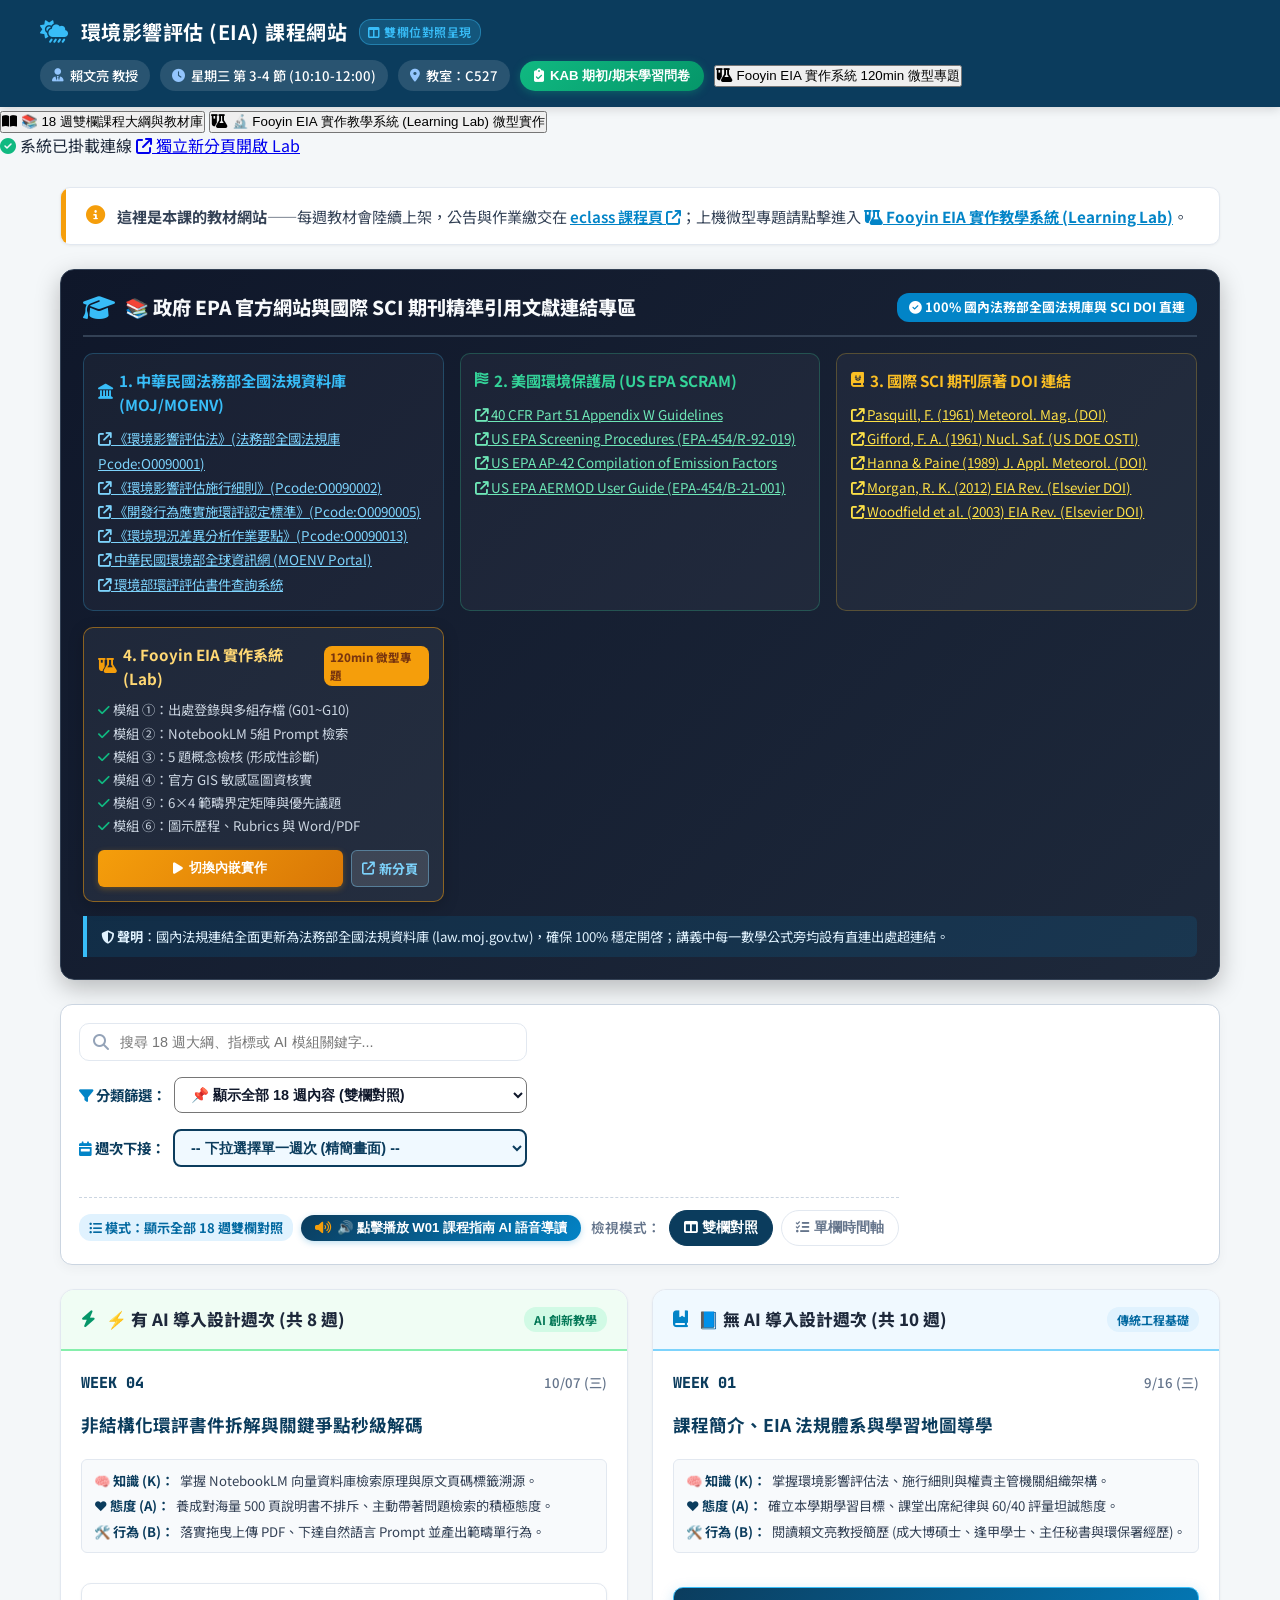
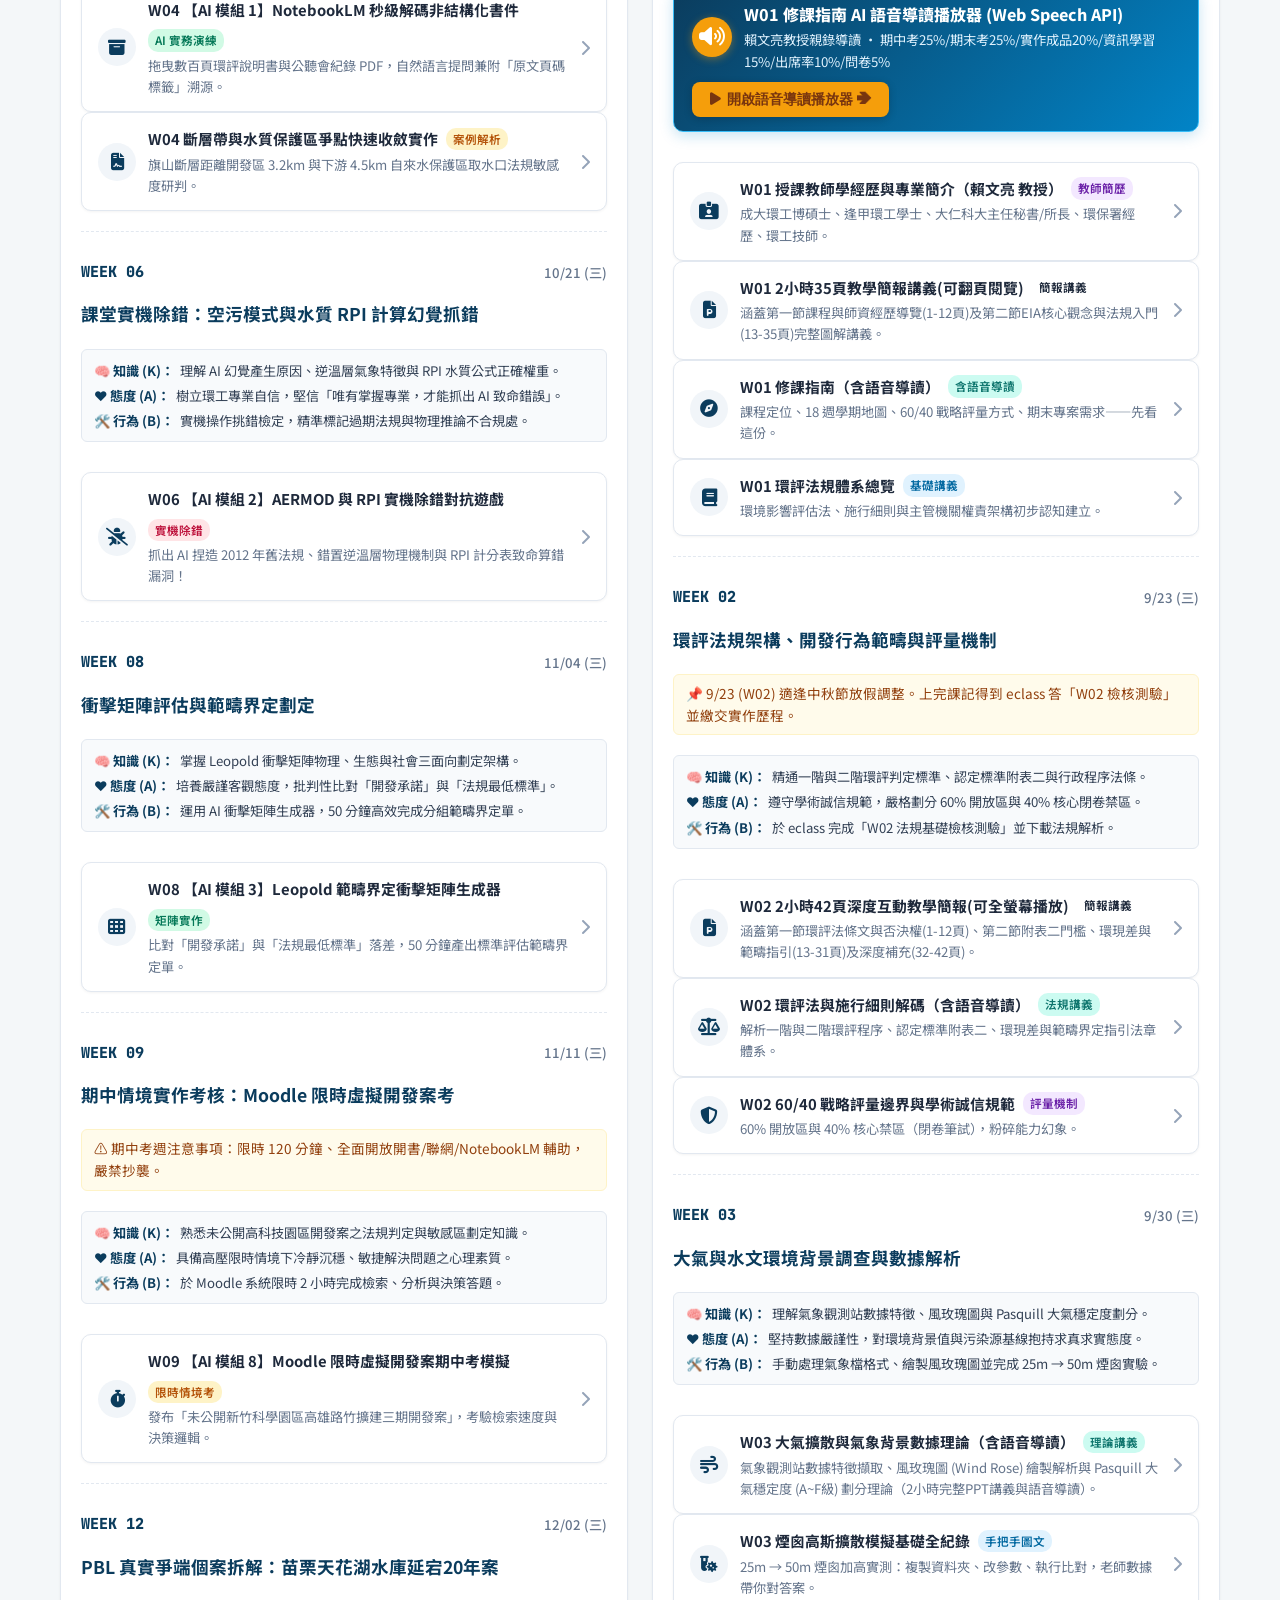
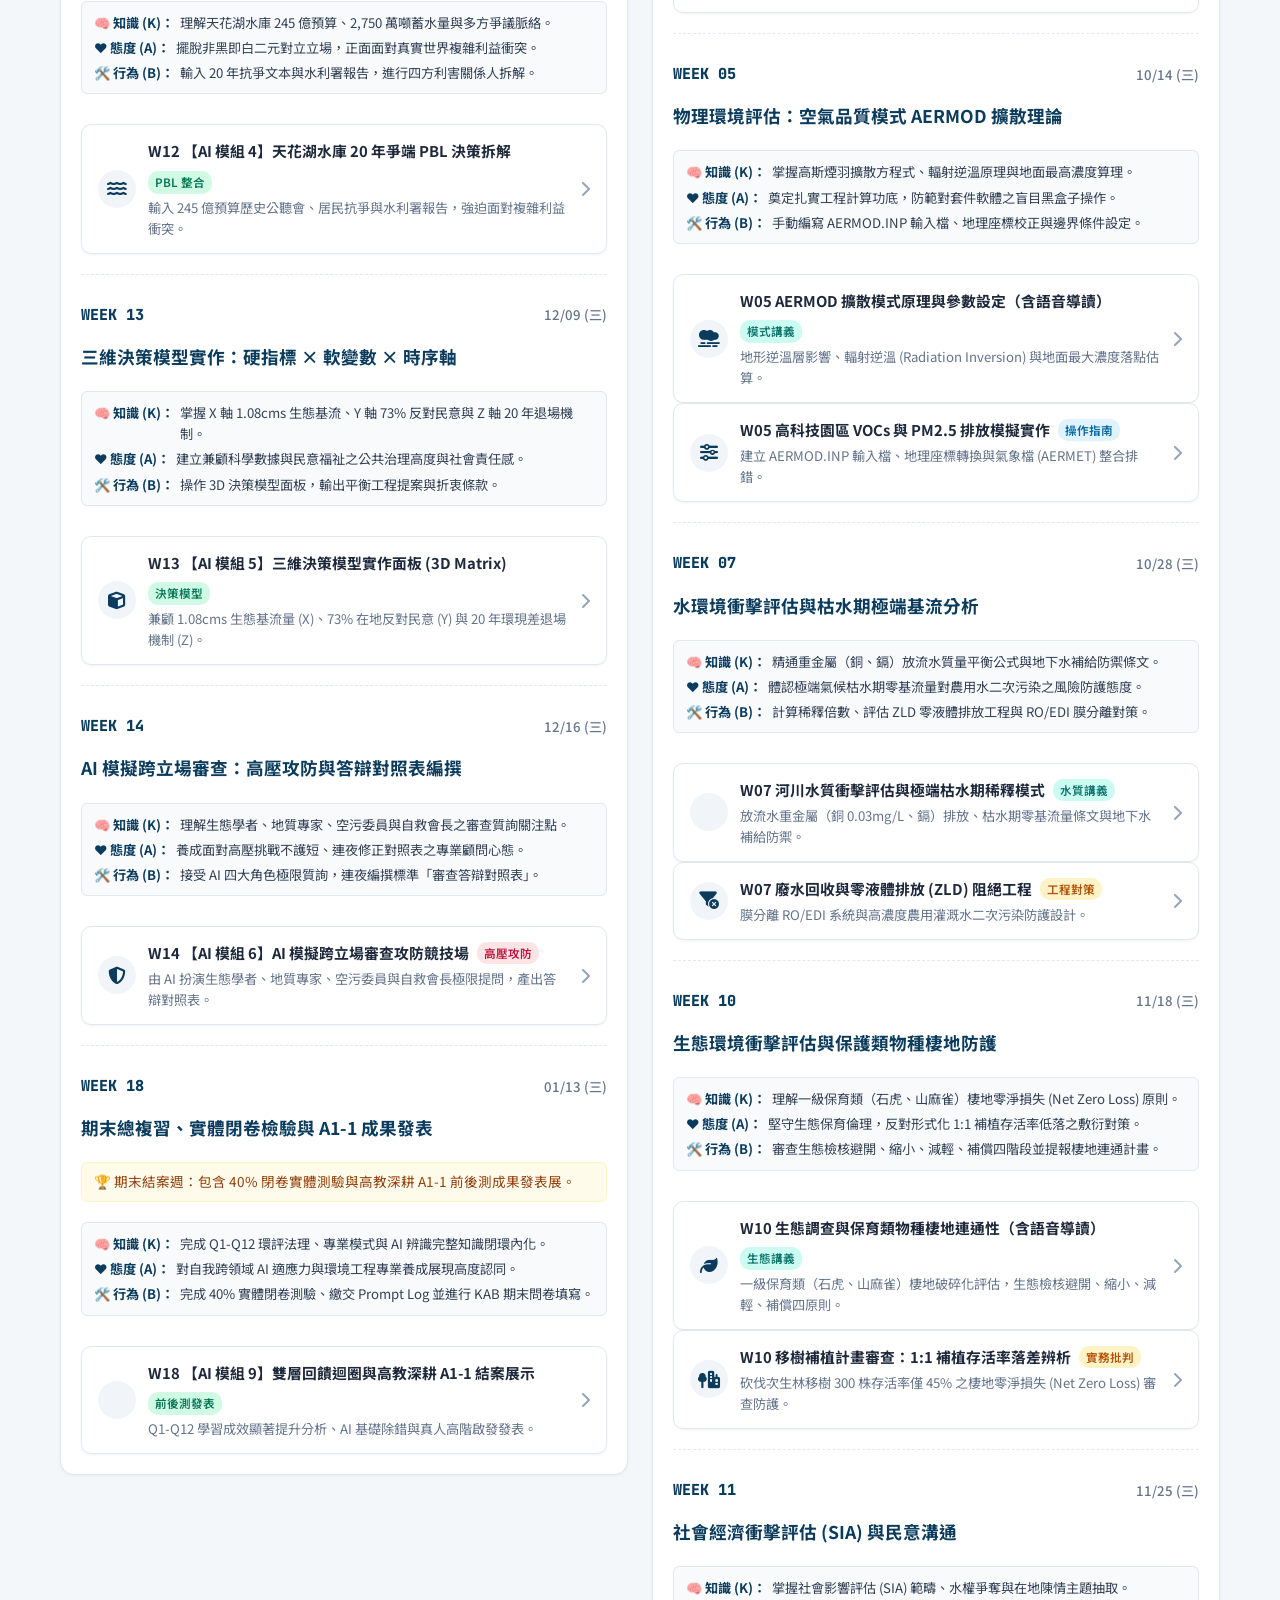
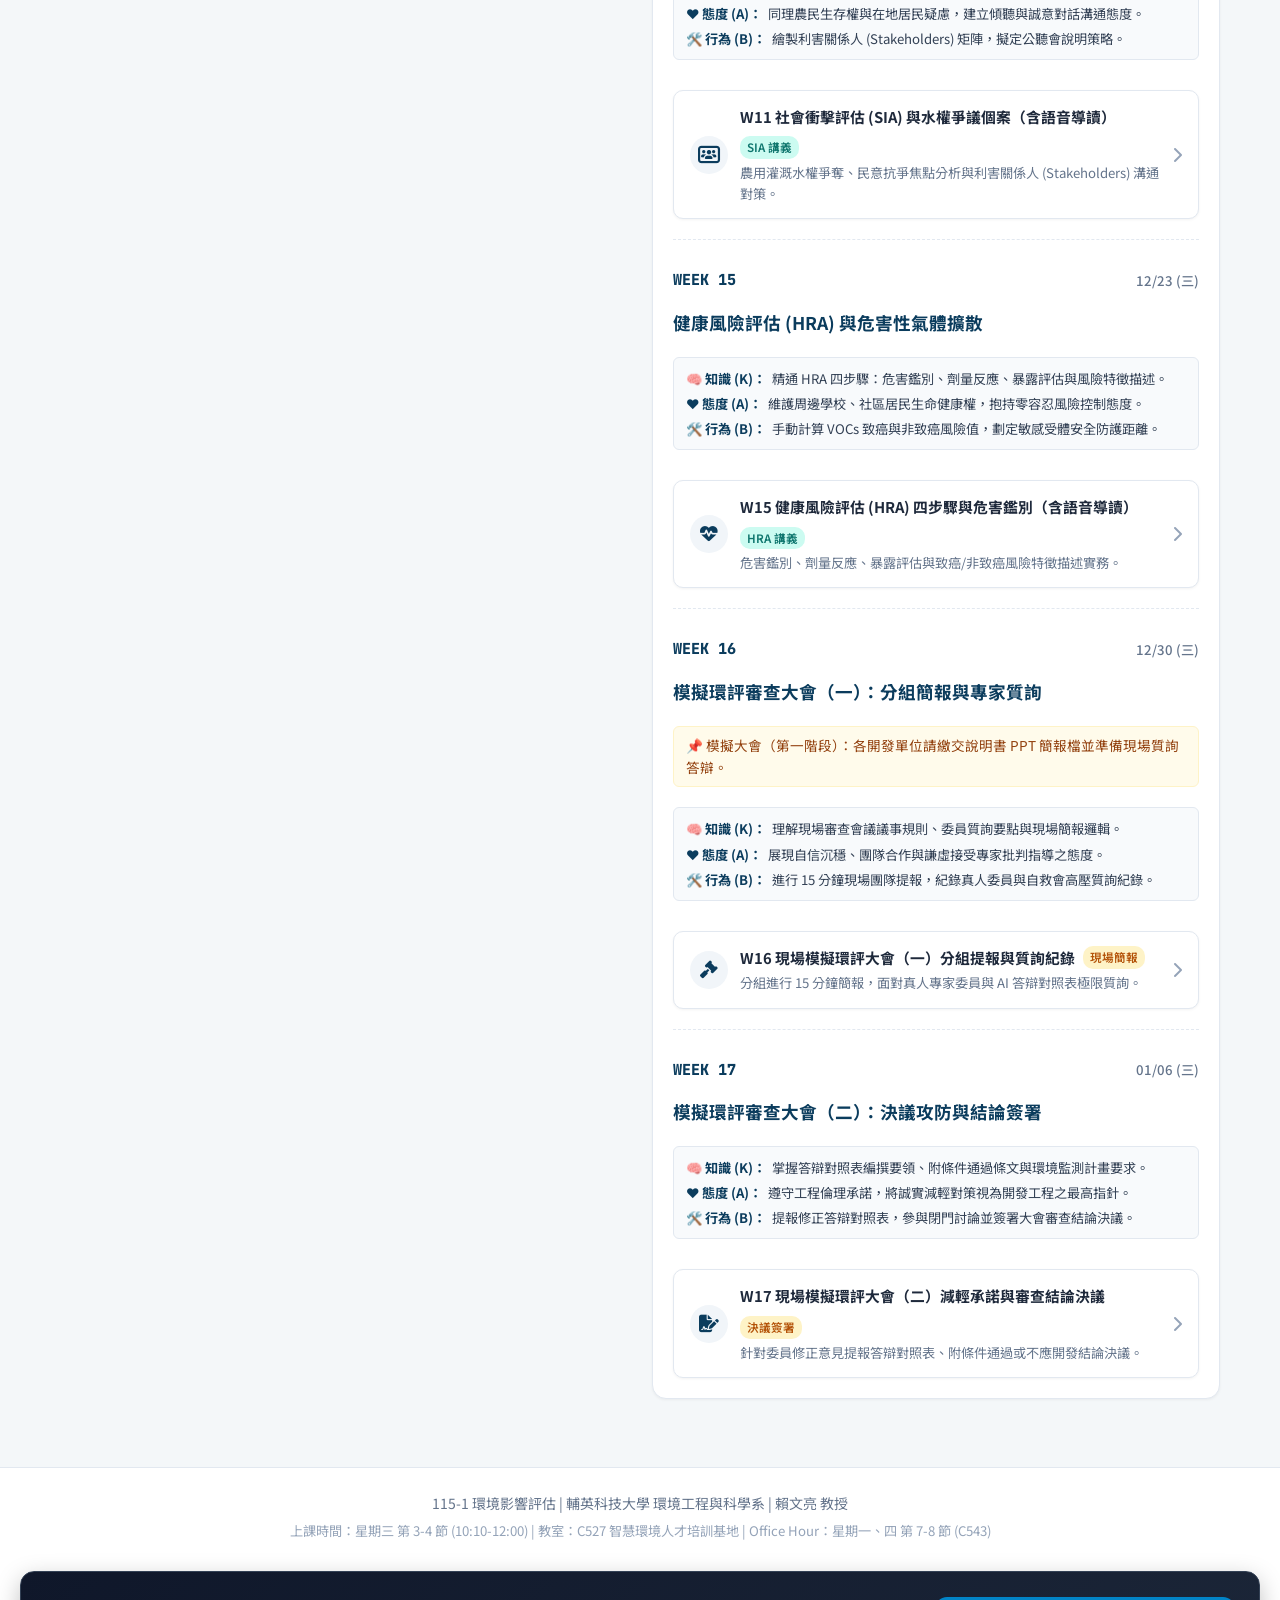
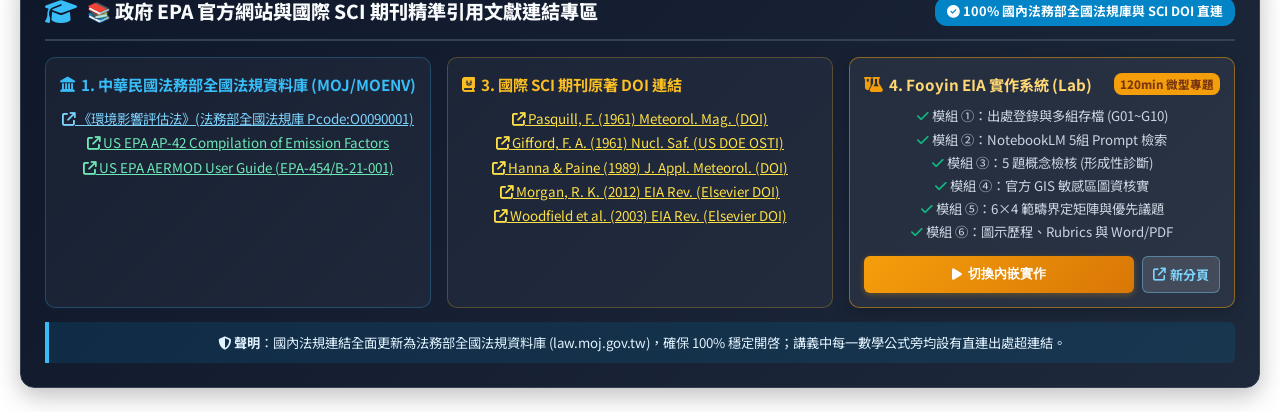
<file: index.html>
﻿<!DOCTYPE html>
<html lang="zh-TW">
<head>
  <meta charset="UTF-8">
  <meta name="viewport" content="width=device-width, initial-scale=1.0">
  <title>環境影響評估 (EIA) 課程網站 - 輔英科技大學 賴文亮教授</title>
  
  <!-- SEO Meta Tags -->
  <meta name="description" content="輔英科技大學環境工程與科學系賴文亮教授『環境影響評估 (EIA)』18 週雙欄課程大綱、AI 導入對照與 KAB 期初期末學習問卷系統。">
  <meta name="keywords" content="輔英科技大學, 賴文亮, 環境影響評估, EIA, 18週課綱, 雙欄呈現, KAB問卷, NotebookLM, AERMOD">

  <!-- Google Fonts & FontAwesome -->
  <link rel="preconnect" href="https://fonts.googleapis.com">
  <link rel="preconnect" href="https://fonts.gstatic.com" crossorigin>
  <link href="https://fonts.googleapis.com/css2?family=Inter:wght@400;500;600;700;800&family=Noto+Sans+TC:wght@400;500;700;900&family=JetBrains+Mono:wght@500;700&display=swap" rel="stylesheet">
  <link rel="stylesheet" href="https://cdnjs.cloudflare.com/ajax/libs/font-awesome/6.4.0/css/all.min.css">

  <!-- Stylesheet -->
  <link rel="stylesheet" href="style.css">
</head>
<body>

  <!-- Top Navy Banner (Matching 1789274543302.jpg) -->
  <header class="top-navy-banner">
    <div class="banner-container">
      <div class="brand-title">
        <i class="fa-solid fa-cloud-sun-rain brand-icon"></i>
        <span>環境影響評估 (EIA) 課程網站</span>
        <span class="ai-badge"><i class="fa-solid fa-columns"></i> 雙欄位對照呈現</span>
      </div>
      <div class="info-pills">
        <span class="pill"><i class="fa-solid fa-user-tie"></i> 賴文亮 教授</span>
        <span class="pill"><i class="fa-solid fa-clock"></i> 星期三 第 3-4 節 (10:10-12:00)</span>
        <span class="pill"><i class="fa-solid fa-location-dot"></i> 教室：C527</span>
        <button class="survey-trigger-btn" id="surveyTriggerBtn" onclick="if(window.openCardModal) window.openCardModal('kab_survey', 'kab-survey')">
          <i class="fa-solid fa-clipboard-check"></i> KAB 期初/期末學習問卷
        </button>
        <button class="eia-lab-pill-btn" id="eiaLabPillBtn" onclick="window.switchMainSystemView('lab')" title="切換至 Fooyin EIA 實作教學系統">
          <i class="fa-solid fa-flask-vial"></i> <span>Fooyin EIA 實作系統</span>
          <span class="pill-badge-pulse">120min 微型專題</span>
        </button>
      </div>
    </div>
  </header>
 
  <!-- Top System Navigation Portal Bar: Switch between 18-Week Course and EIA Learning Lab -->
  <nav class="system-nav-portal" id="systemNavPortal">
    <div class="system-nav-container">
      <div class="system-nav-tabs">
        <button class="sys-tab-btn active" id="tabNavCourse" onclick="window.switchMainSystemView('course')">
          <i class="fa-solid fa-book-open"></i> 📚 18 週雙欄課程大綱與教材庫
        </button>
        <button class="sys-tab-btn" id="tabNavLab" onclick="window.switchMainSystemView('lab')">
          <i class="fa-solid fa-flask-vial"></i> 🔬 Fooyin EIA 實作教學系統 (Learning Lab)
          <span class="sys-tab-tag">微型實作</span>
        </button>
      </div>
      <div class="system-nav-quick-links">
        <span class="sys-nav-hint"><i class="fa-solid fa-circle-check" style="color:#10b981;"></i> 系統已掛載連線</span>
        <a href="eia-lab/index.html" target="_blank" class="sys-direct-link" title="在新分頁中獨立開啟 EIA 實作系統">
          <i class="fa-solid fa-arrow-up-right-from-square"></i> 獨立新分頁開啟 Lab
        </a>
      </div>
    </div>
  </nav>

  <!-- Main Content Layout Area -->
  <main class="main-container" id="courseMainContainer">

    <!-- Notice Box Card (Yellow Accent Strip - Matching 1789274543302.jpg) -->
    <div class="notice-card">
      <div class="notice-accent"></div>
      <div class="notice-content">
        <i class="fa-solid fa-circle-info notice-icon"></i>
        <span><strong>這裡是本課的教材網站</strong>——每週教材會陸續上架，公告與作業繳交在 <a href="https://ea7.fy.edu.tw/fy/portalidx.jsp?token=62EFBAB4F5DE03E09DB5429B28EDE059&fnc=BK232" target="_blank" class="eclass-link">eclass 課程頁 <i class="fa-solid fa-arrow-up-right-from-square"></i></a>；上機微型專題請點擊進入 <a href="javascript:void(0)" onclick="window.switchMainSystemView('lab')" class="eclass-link" style="color:#0284c7; font-weight:700;"><i class="fa-solid fa-flask-vial"></i> Fooyin EIA 實作教學系統 (Learning Lab)</a>。</span>
      </div>
    </div>

    <!-- Prominent Top Reference Links Section -->
    <div style="margin-bottom:24px; background:linear-gradient(135deg, #0f172a 0%, #1e293b 100%); color:#f8fafc; padding:22px; border-radius:14px; border:1px solid #334155; box-shadow:0 8px 24px rgba(0,0,0,0.25);">
      <div style="display:flex; justify-content:space-between; align-items:center; border-bottom:2px solid #334155; padding-bottom:12px; margin-bottom:16px; flex-wrap:wrap; gap:10px;">
        <div style="display:flex; align-items:center; gap:10px;">
          <i class="fa-solid fa-graduation-cap" style="color:#38bdf8; font-size:1.6rem;"></i>
          <h3 style="margin:0; font-size:1.2rem; color:#f8fafc; font-weight:800;">
            📚 政府 EPA 官方網站與國際 SCI 期刊精準引用文獻連結專區
          </h3>
        </div>
        <span style="background:#0284c7; color:#fff; padding:4px 12px; border-radius:12px; font-size:0.8rem; font-weight:700;">
          <i class="fa-solid fa-check-circle"></i> 100% 國內法務部全國法規庫與 SCI DOI 直連
        </span>
      </div>

      <div style="display:grid; grid-template-columns: repeat(auto-fit, minmax(280px, 1fr)); gap:16px;">
        <!-- Column 1: Taiwan MOJ / MOENV National Laws -->
        <div style="background:rgba(255,255,255,0.04); border:1px solid rgba(56,189,248,0.25); padding:14px; border-radius:10px;">
          <h4 style="margin:0 0 10px 0; color:#38bdf8; font-size:0.95rem; display:flex; align-items:center; gap:6px;">
            <i class="fa-solid fa-landmark"></i> 1. 中華民國法務部全國法規資料庫 (MOJ/MOENV)
          </h4>
          <ul style="margin:0; padding-left:0; list-style:none; font-size:0.84rem; line-height:1.8;">
            <li><a href="https://law.moj.gov.tw/LawClass/LawAll.aspx?pcode=O0090001" target="_blank" rel="noopener noreferrer" style="color:#7dd3fc; text-decoration:underline;"><i class="fa-solid fa-arrow-up-right-from-square"></i> 《環境影響評估法》(法務部全國法規庫 Pcode:O0090001)</a></li>
            <li><a href="https://law.moj.gov.tw/LawClass/LawAll.aspx?pcode=O0090002" target="_blank" rel="noopener noreferrer" style="color:#7dd3fc; text-decoration:underline;"><i class="fa-solid fa-arrow-up-right-from-square"></i> 《環境影響評估施行細則》(Pcode:O0090002)</a></li>
            <li><a href="https://law.moj.gov.tw/LawClass/LawAll.aspx?pcode=O0090005" target="_blank" rel="noopener noreferrer" style="color:#7dd3fc; text-decoration:underline;"><i class="fa-solid fa-arrow-up-right-from-square"></i> 《開發行為應實施環評認定標準》(Pcode:O0090005)</a></li>
            <li><a href="https://law.moj.gov.tw/LawClass/LawAll.aspx?pcode=O0090013" target="_blank" rel="noopener noreferrer" style="color:#7dd3fc; text-decoration:underline;"><i class="fa-solid fa-arrow-up-right-from-square"></i> 《環境現況差異分析作業要點》(Pcode:O0090013)</a></li>
            <li><a href="https://www.moenv.gov.tw/" target="_blank" rel="noopener noreferrer" style="color:#7dd3fc; text-decoration:underline;"><i class="fa-solid fa-arrow-up-right-from-square"></i> 中華民國環境部全球資訊網 (MOENV Portal)</a></li>
            <li><a href="https://eia.moenv.gov.tw/" target="_blank" rel="noopener noreferrer" style="color:#7dd3fc; text-decoration:underline;"><i class="fa-solid fa-arrow-up-right-from-square"></i> 環境部環評評估書件查詢系統</a></li>
          </ul>
        </div>

        <!-- Column 2: US EPA -->
        <div style="background:rgba(255,255,255,0.04); border:1px solid rgba(52,211,153,0.25); padding:14px; border-radius:10px;">
          <h4 style="margin:0 0 10px 0; color:#34d399; font-size:0.95rem; display:flex; align-items:center; gap:6px;">
            <i class="fa-solid fa-flag-usa"></i> 2. 美國環境保護局 (US EPA SCRAM)
          </h4>
          <ul style="margin:0; padding-left:0; list-style:none; font-size:0.84rem; line-height:1.8;">
            <li><a href="https://www.epa.gov/scram/clean-air-act-permit-modeling-guidance" target="_blank" rel="noopener noreferrer" style="color:#6ee7b7; text-decoration:underline;"><i class="fa-solid fa-arrow-up-right-from-square"></i> 40 CFR Part 51 Appendix W Guidelines</a></li>
            <li><a href="https://www.epa.gov/scram/air-quality-dispersion-modeling-screening-models" target="_blank" rel="noopener noreferrer" style="color:#6ee7b7; text-decoration:underline;"><i class="fa-solid fa-arrow-up-right-from-square"></i> US EPA Screening Procedures (EPA-454/R-92-019)</a></li>
            <li><a href="https://www.epa.gov/air-emissions-factors-and-quantification/ap-42-compilation-air-emissions-factors" target="_blank" rel="noopener noreferrer" style="color:#6ee7b7; text-decoration:underline;"><i class="fa-solid fa-arrow-up-right-from-square"></i> US EPA AP-42 Compilation of Emission Factors</a></li>
            <li><a href="https://www.epa.gov/scram/air-quality-dispersion-modeling-preferred-and-recommended-models#aermod" target="_blank" rel="noopener noreferrer" style="color:#6ee7b7; text-decoration:underline;"><i class="fa-solid fa-arrow-up-right-from-square"></i> US EPA AERMOD User Guide (EPA-454/B-21-001)</a></li>
          </ul>
        </div>

        <!-- Column 3: SCI Journals -->
        <div style="background:rgba(255,255,255,0.04); border:1px solid rgba(251,191,36,0.25); padding:14px; border-radius:10px;">
          <h4 style="margin:0 0 10px 0; color:#fbbf24; font-size:0.95rem; display:flex; align-items:center; gap:6px;">
            <i class="fa-solid fa-book-journal-whills"></i> 3. 國際 SCI 期刊原著 DOI 連結
          </h4>
          <ul style="margin:0; padding-left:0; list-style:none; font-size:0.84rem; line-height:1.8;">
            <li><a href="https://doi.org/10.1002/qj.49708737402" target="_blank" rel="noopener noreferrer" style="color:#fde047; text-decoration:underline;"><i class="fa-solid fa-arrow-up-right-from-square"></i> Pasquill, F. (1961) Meteorol. Mag. (DOI)</a></li>
            <li><a href="https://www.osti.gov/biblio/4840845" target="_blank" rel="noopener noreferrer" style="color:#fde047; text-decoration:underline;"><i class="fa-solid fa-arrow-up-right-from-square"></i> Gifford, F. A. (1961) Nucl. Saf. (US DOE OSTI)</a></li>
            <li><a href="https://doi.org/10.1175/1520-0450(1989)028<0206:HPDMDA>2.0.CO;2" target="_blank" rel="noopener noreferrer" style="color:#fde047; text-decoration:underline;"><i class="fa-solid fa-arrow-up-right-from-square"></i> Hanna & Paine (1989) J. Appl. Meteorol. (DOI)</a></li>
            <li><a href="https://doi.org/10.1016/j.eiar.2011.08.006" target="_blank" rel="noopener noreferrer" style="color:#fde047; text-decoration:underline;"><i class="fa-solid fa-arrow-up-right-from-square"></i> Morgan, R. K. (2012) EIA Rev. (Elsevier DOI)</a></li>
            <li><a href="https://doi.org/10.1016/S0195-9255(02)00094-8" target="_blank" rel="noopener noreferrer" style="color:#fde047; text-decoration:underline;"><i class="fa-solid fa-arrow-up-right-from-square"></i> Woodfield et al. (2003) EIA Rev. (Elsevier DOI)</a></li>
          </ul>
        </div>

        <!-- Column 4: Fooyin EIA Learning Lab Interactive System -->
        <div style="background:rgba(255,255,255,0.06); border:1.5px solid rgba(245,158,11,0.5); padding:14px; border-radius:10px; display:flex; flex-direction:column; justify-content:space-between; box-shadow:0 4px 16px rgba(0,0,0,0.2);">
          <div>
            <div style="display:flex; justify-content:space-between; align-items:center; margin-bottom:8px;">
              <h4 style="margin:0; color:#ffd874; font-size:0.95rem; display:flex; align-items:center; gap:6px;">
                <i class="fa-solid fa-flask-vial" style="color:#f59e0b;"></i> 4. Fooyin EIA 實作系統 (Lab)
              </h4>
              <span style="background:#f59e0b; color:#78350f; font-size:0.72rem; font-weight:800; padding:2px 6px; border-radius:8px;">120min 微型專題</span>
            </div>
            <ul style="margin:0; padding-left:0; list-style:none; font-size:0.83rem; line-height:1.75; color:#cbd5e1;">
              <li><i class="fa-solid fa-check" style="color:#10b981;"></i> 模組 ①：出處登錄與多組存檔 (G01~G10)</li>
              <li><i class="fa-solid fa-check" style="color:#10b981;"></i> 模組 ②：NotebookLM 5組 Prompt 檢索</li>
              <li><i class="fa-solid fa-check" style="color:#10b981;"></i> 模組 ③：5 題概念檢核 (形成性診斷)</li>
              <li><i class="fa-solid fa-check" style="color:#10b981;"></i> 模組 ④：官方 GIS 敏感區圖資核實</li>
              <li><i class="fa-solid fa-check" style="color:#10b981;"></i> 模組 ⑤：6×4 範疇界定矩陣與優先議題</li>
              <li><i class="fa-solid fa-check" style="color:#10b981;"></i> 模組 ⑥：圖示歷程、Rubrics 與 Word/PDF</li>
            </ul>
          </div>
          <div style="margin-top:12px; display:flex; gap:8px; flex-wrap:wrap;">
            <button onclick="window.switchMainSystemView('lab')" style="flex:1; background:linear-gradient(135deg, #f59e0b, #d97706); color:#fff; border:none; padding:7px 12px; border-radius:6px; font-weight:800; font-size:0.82rem; cursor:pointer; display:inline-flex; align-items:center; justify-content:center; gap:6px; box-shadow:0 2px 6px rgba(245,158,11,0.3);">
              <i class="fa-solid fa-play"></i> 切換內嵌實作
            </button>
            <a href="eia-lab/index.html" target="_blank" style="background:rgba(255,255,255,0.12); color:#7dd3fc; border:1px solid rgba(125,211,252,0.4); padding:7px 10px; border-radius:6px; font-weight:700; font-size:0.82rem; text-decoration:none; display:inline-flex; align-items:center; gap:4px;">
              <i class="fa-solid fa-arrow-up-right-from-square"></i> 新分頁
            </a>
          </div>
        </div>
      </div>

      <div style="margin-top:14px; background:rgba(2,132,199,0.15); border-left:4px solid #38bdf8; padding:10px 14px; border-radius:0 6px 6px 0; font-size:0.83rem; color:#e0f2fe;">
        <i class="fa-solid fa-shield-halved"></i> <strong>聲明</strong>：國內法規連結全面更新為法務部全國法規資料庫 (law.moj.gov.tw)，確保 100% 穩定開啓；講義中每一數學公式旁均設有直連出處超連結。
      </div>
    </div>

    <!-- Filter & Toolbar Area -->
    
      <!-- Filter & Toolbar Area -->
      <div class="toolbar-section" style="background:#fff; border:1px solid #cbd5e1; border-radius:12px; padding:18px; box-shadow:0 4px 12px rgba(0,0,0,0.04); margin-bottom:24px;">
        <div style="display:grid; grid-template-columns: repeat(auto-fit, minmax(280px, 1fr)); gap:16px; align-items:center;">
          
          <!-- Search Box -->
          <div class="search-box" style="margin:0;">
            <i class="fa-solid fa-magnifying-glass"></i>
            <input type="text" id="courseSearchInput" placeholder="搜尋 18 週大綱、指標或 AI 模組關鍵字...">
          </div>

          <!-- Dropdown 1: Category Filter (AI vs Non-AI) -->
          <div style="display:flex; align-items:center; gap:8px;">
            <label style="font-size:0.9rem; font-weight:700; color:#0b3c5d; white-space:nowrap;">
              <i class="fa-solid fa-filter" style="color:#0284c7;"></i> 分類篩選：
            </label>
            <select id="categoryFilterSelect" style="width:100%; padding:8px 12px; border-radius:8px; border:1.5 solid #0284c7; font-size:0.9rem; background:#fff; font-weight:700; color:#0f172a; cursor:pointer;">
              <option value="all">📌 顯示全部 18 週內容 (雙欄對照)</option>
              <option value="ai">⚡ 僅顯示 AI 導入設計週次 (共 8 週)</option>
              <option value="non_ai">📘 僅顯示 無 AI 導入週次 (共 10 週)</option>
            </select>
          </div>

          <!-- Dropdown 2: Single Week Selector (避免畫面冗長) -->
          <div style="display:flex; align-items:center; gap:8px;">
            <label style="font-size:0.9rem; font-weight:700; color:#0b3c5d; white-space:nowrap;">
              <i class="fa-solid fa-calendar-week" style="color:#0284c7;"></i> 週次下接：
            </label>
            <select id="weekSelectDropdown" onchange="if(window.handleWeekSelect) window.handleWeekSelect(this.value, true)" style="width:100%; padding:8px 12px; border-radius:8px; border:2px solid #0b3c5d; font-size:0.9rem; background:#f0f9ff; font-weight:700; color:#0b3c5d; cursor:pointer;">
              <option value="all">-- 下拉選擇單一週次 (精簡畫面) --</option>
              <optgroup label="📘 無 AI 導入設計週次 (10 週)">
                <option value="w1">W01 課程導覽與教師介紹 (9/16)</option>
                <option value="w2">W02 我國環評法規與認定標準 (9/23)</option>
                <option value="w3">W03 四大環境因子與基線調查 (9/30)</option>
                <option value="w5">W05 物理與化學環境影響評估 (10/14)</option>
                <option value="w7">W07 水質與廢棄物影響評估 (10/28)</option>
                <option value="w10">W10 社會經濟與健康風險評估 (11/18)</option>
                <option value="w11">W11 二階段環評範疇界定與公聽會 (11/25)</option>
                <option value="w15">W15 環評審查委員會運作實務 (12/23)</option>
                <option value="w16">W16 環評追蹤與違規案例分析 (12/30)</option>
                <option value="w17">W17 氣候變遷調適與淨零趨勢 (01/06)</option>
              </optgroup>
              <optgroup label="⚡ 有 AI 導入設計週次 (8 週)">
                <option value="w4">⚡ W04 [AI] 生成式 AI 於數據分析 (10/07)</option>
                <option value="w6">⚡ W06 [AI] 空氣品質 AERMOD 模擬 (10/21)</option>
                <option value="w8">⚡ W08 [AI] 生態與景觀 AI 圖解 (11/04)</option>
                <option value="w9">⚡ W09 [AI] 期中專案報告與評析 (11/11)</option>
                <option value="w12">⚡ W12 [AI] 範疇界定 AI 模擬演練 (12/02)</option>
                <option value="w13">⚡ W13 [AI] 減輕對策 EMP AI 生成 (12/09)</option>
                <option value="w14">⚡ W14 [AI] 碳足跡與 ISO14064 整合 (12/16)</option>
                <option value="w18">⚡ W18 [AI] 期末專案成果發表 (01/13)</option>
              </optgroup>
            </select>
          </div>

        </div>

        <!-- Toolbar Sub-row: View Mode & Reset Button -->
        <div style="display:flex; justify-content:space-between; align-items:center; margin-top:14px; padding-top:12px; border-top:1px dashed #cbd5e1; flex-wrap:wrap; gap:10px;">
          <div style="font-size:0.88rem; color:#475569; display:flex; align-items:center; gap:8px;">
            <span id="filterStatusBadge" style="background:#e0f2fe; color:#0369a1; padding:3px 10px; border-radius:12px; font-weight:700; font-size:0.82rem;">
              <i class="fa-solid fa-list-ul"></i> 模式：顯示全部 18 週課程
            </span>
            <button onclick="window.openCardModal('guide', 'w01-c1')" id="btnVoiceGuideTop" style="background:linear-gradient(135deg, #0b3c5d, #0284c7); color:#fff; border:none; padding:4px 14px; border-radius:16px; font-size:0.82rem; cursor:pointer; font-weight:700; display:inline-flex; align-items:center; gap:6px; box-shadow:0 2px 6px rgba(2,132,199,0.25);">
              <i class="fa-solid fa-volume-high" style="color:#f59e0b;"></i> 🔊 點擊播放 W01 課程指南 AI 語音導讀
            </button>
            <button id="resetWeekFilterBtn" style="background:#f1f5f9; color:#475569; border:1px solid #cbd5e1; padding:3px 10px; border-radius:6px; font-size:0.8rem; cursor:pointer; font-weight:600; display:none;">
              <i class="fa-solid fa-rotate-left"></i> 重置顯示全部
            </button>
          </div>

          <div class="layout-toggle-btns" style="margin:0;">
            <span class="view-label">檢視模式：</span>
            <button class="toggle-btn active" id="btnTwoCol"><i class="fa-solid fa-table-columns"></i> 雙欄對照</button>
            <button class="toggle-btn" id="btnTimeline"><i class="fa-solid fa-list-check"></i> 單欄時間軸</button>
          </div>
        </div>
      </div>

    <!-- Two-Column Layout Section (二個 COLUMN 呈現) -->
    <div class="two-column-layout" id="twoColumnLayout">
      
      <!-- Left Column: 有 AI 導入設計週次 (8 週) -->
      <div class="column-box ai-column">
        <div class="column-header">
          <div class="column-title">
            <i class="fa-solid fa-bolt icon-ai"></i>
            <span>⚡ 有 AI 導入設計週次 (共 8 週)</span>
          </div>
          <span class="column-badge badge-ai">AI 創新教學</span>
        </div>
        <div class="column-content" id="aiColumnContent">
          <!-- Dynamic Content Rendered by app.js -->
        </div>
      </div>

      <!-- Right Column: 無 AI 導入設計週次 (10 週) -->
      <div class="column-box non-ai-column">
        <div class="column-header">
          <div class="column-title">
            <i class="fa-solid fa-book-bookmark icon-non-ai"></i>
            <span>📘 無 AI 導入設計週次 (共 10 週)</span>
          </div>
          <span class="column-badge badge-non-ai">傳統工程基礎</span>
        </div>
        <div class="column-content" id="nonAiColumnContent">
          <!-- Dynamic Content Rendered by app.js -->
        </div>
      </div>

    </div>

    <!-- Single Timeline Layout (Alternative View) -->
    <section class="syllabus-section" id="singleSyllabusContainer" style="display: none;">
      <!-- Single column timeline view -->
    </section>

  </main>

  <!-- Embedded Fooyin EIA Learning Lab System View (掛載 eia-lab 系統) -->
  <section class="eia-lab-embed-wrapper" id="eiaLabSystemContainer" style="display: none;">
    <div class="lab-frame-header">
      <div class="lab-frame-info">
        <div class="lab-frame-tags">
          <span class="lab-tag-primary"><i class="fa-solid fa-microchip"></i> 輔英科大 EIA 互動實作系統</span>
          <span class="lab-tag-secondary"><i class="fa-solid fa-stopwatch"></i> 120 分鐘微型專題</span>
          <span class="lab-tag-accent"><i class="fa-solid fa-database"></i> 多組別即時自動存檔</span>
        </div>
        <h2 class="lab-frame-title">
          <i class="fa-solid fa-flask-vial" style="color: #ffd874;"></i> Fooyin EIA Learning Lab｜環境影響評估實作教學系統
        </h2>
        <p class="lab-frame-desc">
          NotebookLM 智能檢索 × 官方圖資求真 × 範疇界定矩陣 × 歷程圖示化與多元評量
        </p>
      </div>
      <div class="lab-frame-actions">
        <button class="lab-action-btn btn-back-course" onclick="window.switchMainSystemView('course')">
          <i class="fa-solid fa-arrow-left"></i> <span>返回 18 週課綱</span>
        </button>
        <button class="lab-action-btn" onclick="window.reloadLabFrame()" title="重新整理 Lab 畫面">
          <i class="fa-solid fa-rotate-right"></i> <span>重新載入</span>
        </button>
        <button class="lab-action-btn" onclick="window.toggleLabFullscreen()" id="btnLabFullscreen" title="全螢幕專注實作">
          <i class="fa-solid fa-expand"></i> <span>全螢幕模式</span>
        </button>
        <a href="eia-lab/index.html" target="_blank" class="lab-action-btn btn-external" title="另開獨立視窗全頁操作">
          <i class="fa-solid fa-arrow-up-right-from-square"></i> <span>獨立新視窗</span>
        </a>
      </div>
    </div>
    <div class="lab-frame-body" id="labFrameBody">
      <iframe id="eiaLabFrame" src="eia-lab/index.html" class="eia-lab-iframe" title="Fooyin EIA Learning Lab 實作系統"></iframe>
    </div>
  </section>

  <!-- Footer (Matching 1789274543302.jpg) -->
  <footer class="app-footer">
    <div class="footer-container">
      <p>115-1 環境影響評估 | 輔英科技大學 環境工程與科學系 | 賴文亮 教授</p>
      <p class="footer-sub">上課時間：星期三 第 3-4 節 (10:10-12:00) | 教室：C527 智慧環境人才培訓基地 | Office Hour：星期一、四 第 7-8 節 (C543)</p>
    </div>
  
        <!-- Verified Official EPA & SCI Journal Direct Reference Links Section -->
        <div style="margin-top:30px; background:linear-gradient(135deg, #0f172a 0%, #1e293b 100%); color:#f8fafc; padding:24px; border-radius:14px; border:1px solid #334155; box-shadow:0 8px 24px rgba(0,0,0,0.25);">
          <div style="display:flex; justify-content:space-between; align-items:center; border-bottom:2px solid #334155; padding-bottom:12px; margin-bottom:16px; flex-wrap:wrap; gap:10px;">
            <div style="display:flex; align-items:center; gap:10px;">
              <i class="fa-solid fa-graduation-cap" style="color:#38bdf8; font-size:1.6rem;"></i>
              <h3 style="margin:0; font-size:1.2rem; color:#f8fafc; font-weight:800;">
                📚 政府 EPA 官方網站與國際 SCI 期刊精準引用文獻連結專區
              </h3>
            </div>
            <span style="background:#0284c7; color:#fff; padding:4px 12px; border-radius:12px; font-size:0.8rem; font-weight:700;">
              <i class="fa-solid fa-check-circle"></i> 100% 國內法務部全國法規庫與 SCI DOI 直連
            </span>
          </div>

          <div style="display:grid; grid-template-columns: repeat(auto-fit, minmax(260px, 1fr)); gap:16px;">
            <!-- Column 1: Taiwan MOJ / MOENV National Laws -->
            <div style="background:rgba(255,255,255,0.04); border:1px solid rgba(56,189,248,0.25); padding:14px; border-radius:10px;">
              <h4 style="margin:0 0 10px 0; color:#38bdf8; font-size:0.95rem; display:flex; align-items:center; gap:6px;">
                <i class="fa-solid fa-landmark"></i> 1. 中華民國法務部全國法規資料庫 (MOJ/MOENV)
              </h4>
              <ul style="margin:0; padding-left:0; list-style:none; font-size:0.84rem; line-height:1.8;">
                <li><a href="https://law.moj.gov.tw/LawClass/LawAll.aspx?pcode=O0090001" target="_blank" rel="noopener noreferrer" style="color:#7dd3fc; text-decoration:underline;"><i class="fa-solid fa-arrow-up-right-from-square"></i> 《環境影響評估法》(法務部全國法規庫 Pcode:O0090001)</a></li>
                <li><a href="https://law.moj.gov.tw/LawClass/LawAll.aspx?pcode=O0090002" target="_blank" rel="noopener noreferrer" styl                <li><a href="https://www.epa.gov/air-emissions-factors-and-quantification/ap-42-compilation-air-emissions-factors" target="_blank" rel="noopener noreferrer" style="color:#6ee7b7; text-decoration:underline;"><i class="fa-solid fa-arrow-up-right-from-square"></i> US EPA AP-42 Compilation of Emission Factors</a></li>
                <li><a href="https://www.epa.gov/scram/air-quality-dispersion-modeling-preferred-and-recommended-models#aermod" target="_blank" rel="noopener noreferrer" style="color:#6ee7b7; text-decoration:underline;"><i class="fa-solid fa-arrow-up-right-from-square"></i> US EPA AERMOD User Guide (EPA-454/B-21-001)</a></li>
              </ul>
            </div>

            <!-- Column 3: SCI Journals -->
            <div style="background:rgba(255,255,255,0.04); border:1px solid rgba(251,191,36,0.25); padding:14px; border-radius:10px;">
              <h4 style="margin:0 0 10px 0; color:#fbbf24; font-size:0.95rem; display:flex; align-items:center; gap:6px;">
                <i class="fa-solid fa-book-journal-whills"></i> 3. 國際 SCI 期刊原著 DOI 連結
              </h4>
              <ul style="margin:0; padding-left:0; list-style:none; font-size:0.84rem; line-height:1.8;">
                <li><a href="https://doi.org/10.1002/qj.49708737402" target="_blank" rel="noopener noreferrer" style="color:#fde047; text-decoration:underline;"><i class="fa-solid fa-arrow-up-right-from-square"></i> Pasquill, F. (1961) Meteorol. Mag. (DOI)</a></li>
                <li><a href="https://www.osti.gov/biblio/4840845" target="_blank" rel="noopener noreferrer" style="color:#fde047; text-decoration:underline;"><i class="fa-solid fa-arrow-up-right-from-square"></i> Gifford, F. A. (1961) Nucl. Saf. (US DOE OSTI)</a></li>
                <li><a href="https://doi.org/10.1175/1520-0450(1989)028<0206:HPDMDA>2.0.CO;2" target="_blank" rel="noopener noreferrer" style="color:#fde047; text-decoration:underline;"><i class="fa-solid fa-arrow-up-right-from-square"></i> Hanna & Paine (1989) J. Appl. Meteorol. (DOI)</a></li>
                <li><a href="https://doi.org/10.1016/j.eiar.2011.08.006" target="_blank" rel="noopener noreferrer" style="color:#fde047; text-decoration:underline;"><i class="fa-solid fa-arrow-up-right-from-square"></i> Morgan, R. K. (2012) EIA Rev. (Elsevier DOI)</a></li>
                <li><a href="https://doi.org/10.1016/S0195-9255(02)00094-8" target="_blank" rel="noopener noreferrer" style="color:#fde047; text-decoration:underline;"><i class="fa-solid fa-arrow-up-right-from-square"></i> Woodfield et al. (2003) EIA Rev. (Elsevier DOI)</a></li>
              </ul>
            </div>

            <!-- Column 4: Fooyin EIA Learning Lab Interactive System -->
            <div style="background:rgba(255,255,255,0.06); border:1.5px solid rgba(245,158,11,0.5); padding:14px; border-radius:10px; display:flex; flex-direction:column; justify-content:space-between; box-shadow:0 4px 16px rgba(0,0,0,0.2);">
              <div>
                <div style="display:flex; justify-content:space-between; align-items:center; margin-bottom:8px;">
                  <h4 style="margin:0; color:#ffd874; font-size:0.95rem; display:flex; align-items:center; gap:6px;">
                    <i class="fa-solid fa-flask-vial" style="color:#f59e0b;"></i> 4. Fooyin EIA 實作系統 (Lab)
                  </h4>
                  <span style="background:#f59e0b; color:#78350f; font-size:0.72rem; font-weight:800; padding:2px 6px; border-radius:8px;">120min 微型專題</span>
                </div>
                <ul style="margin:0; padding-left:0; list-style:none; font-size:0.83rem; line-height:1.75; color:#cbd5e1;">
                  <li><i class="fa-solid fa-check" style="color:#10b981;"></i> 模組 ①：出處登錄與多組存檔 (G01~G10)</li>
                  <li><i class="fa-solid fa-check" style="color:#10b981;"></i> 模組 ②：NotebookLM 5組 Prompt 檢索</li>
                  <li><i class="fa-solid fa-check" style="color:#10b981;"></i> 模組 ③：5 題概念檢核 (形成性診斷)</li>
                  <li><i class="fa-solid fa-check" style="color:#10b981;"></i> 模組 ④：官方 GIS 敏感區圖資核實</li>
                  <li><i class="fa-solid fa-check" style="color:#10b981;"></i> 模組 ⑤：6×4 範疇界定矩陣與優先議題</li>
                  <li><i class="fa-solid fa-check" style="color:#10b981;"></i> 模組 ⑥：圖示歷程、Rubrics 與 Word/PDF</li>
                </ul>
              </div>
              <div style="margin-top:12px; display:flex; gap:8px; flex-wrap:wrap;">
                <button onclick="window.switchMainSystemView('lab')" style="flex:1; background:linear-gradient(135deg, #f59e0b, #d97706); color:#fff; border:none; padding:7px 12px; border-radius:6px; font-weight:800; font-size:0.82rem; cursor:pointer; display:inline-flex; align-items:center; justify-content:center; gap:6px; box-shadow:0 2px 6px rgba(245,158,11,0.3);">
                  <i class="fa-solid fa-play"></i> 切換內嵌實作
                </button>
                <a href="eia-lab/index.html" target="_blank" style="background:rgba(255,255,255,0.12); color:#7dd3fc; border:1px solid rgba(125,211,252,0.4); padding:7px 10px; border-radius:6px; font-weight:700; font-size:0.82rem; text-decoration:none; display:inline-flex; align-items:center; gap:4px;">
                  <i class="fa-solid fa-arrow-up-right-from-square"></i> 新分頁
                </a>
              </div>
            </div>
          </div>

          <div style="margin-top:14px; background:rgba(2,132,199,0.15); border-left:4px solid #38bdf8; padding:10px 14px; border-radius:0 6px 6px 0; font-size:0.83rem; color:#e0f2fe;">
            <i class="fa-solid fa-shield-halved"></i> <strong>聲明</strong>：國內法規連結全面更新為法務部全國法規資料庫 (law.moj.gov.tw)，確保 100% 穩定開啓；講義中每一數學公式旁均設有直連出處超連結。
          </div>
        </div>
  </footer>


  <!-- Modal Backdrop Container -->
  <div class="modal-backdrop" id="modalBackdrop">
    <div class="modal-box" id="modalBox">
      <button class="modal-close-btn" id="modalCloseBtn"><i class="fa-solid fa-xmark"></i></button>
      <div class="modal-body" id="modalBody">
        <!-- Content dynamically injected by app.js -->
      </div>
    </div>
  </div>

  <!-- Scripts -->
  <script src="data.js"></script>
  <script src="app.js"></script>
</body>
</html>
</file>
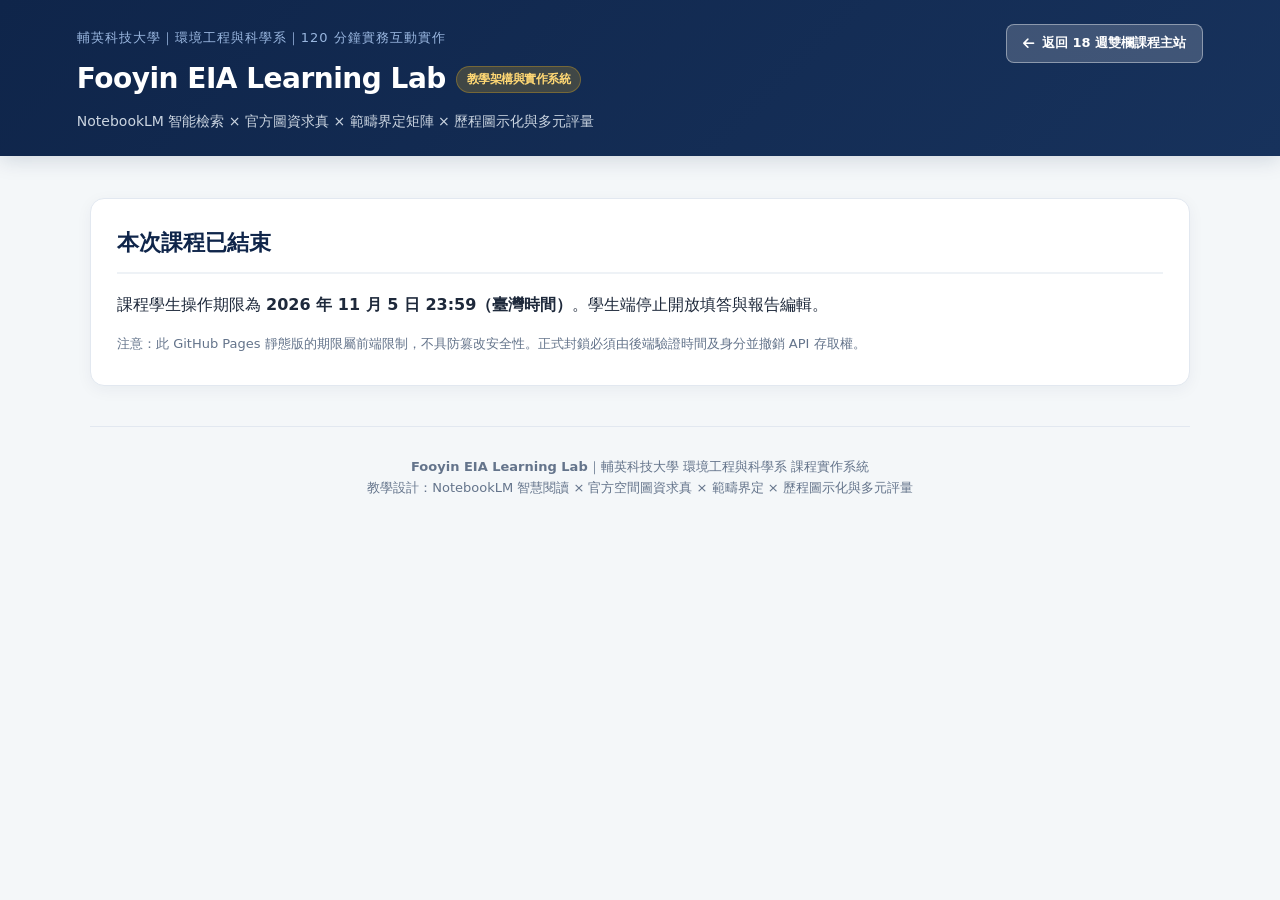
<file: eia-lab/index.html>
<!doctype html>
<html lang="zh-Hant">
<head>
  <meta charset="utf-8">
  <meta name="viewport" content="width=device-width, initial-scale=1">
  <title>Fooyin EIA Learning Lab｜環境影響評估實作教學系統</title>
  <link rel="stylesheet" href="https://cdnjs.cloudflare.com/ajax/libs/font-awesome/6.4.0/css/all.min.css">
  <style>
    :root {
      --n: #0f254a;
      --n-light: #1e3a6a;
      --g: #c59b27;
      --g-light: #fef8eb;
      --bg: #f4f7f9;
      --card: #ffffff;
      --text: #1e293b;
      --muted: #64748b;
      --border: #e2e8f0;
      --success: #059669;
      --info: #0284c7;
      --danger: #dc2626;
      --warning: #d97706;
    }
    * { box-sizing: border-box; }
    body {
      margin: 0;
      background: var(--bg);
      color: var(--text);
      font-family: system-ui, -apple-system, "Segoe UI", Roboto, "Noto Sans TC", sans-serif;
      line-height: 1.6;
    }
    header {
      padding: 24px 6%;
      background: linear-gradient(135deg, var(--n) 0%, #17325c 100%);
      color: white;
      box-shadow: 0 4px 20px rgba(15, 37, 74, 0.15);
    }
    header small {
      display: inline-block;
      letter-spacing: 1px;
      font-size: 13px;
      color: #99b6df;
      margin-bottom: 4px;
    }
    header h1 {
      margin: 4px 0 8px;
      font-size: 28px;
      letter-spacing: -0.5px;
      display: flex;
      align-items: center;
      gap: 10px;
      flex-wrap: wrap;
    }
    .badge {
      display: inline-block;
      font-size: 12px;
      font-weight: 600;
      padding: 3px 10px;
      border-radius: 999px;
      background: rgba(197, 155, 39, 0.25);
      color: #ffd874;
      border: 1px solid rgba(197, 155, 39, 0.4);
    }
    .subhead {
      color: #cbd5e1;
      font-size: 14px;
    }
    main {
      max-width: 1140px;
      margin: 0 auto;
      padding: 24px 20px;
    }
    nav.controls {
      display: flex;
      flex-wrap: wrap;
      gap: 8px;
      margin: 18px 0;
      padding: 6px;
      background: #e9edf4;
      border-radius: 12px;
    }
    button, .btn {
      background: var(--n);
      color: white;
      border: 0;
      border-radius: 8px;
      padding: 10px 16px;
      cursor: pointer;
      text-decoration: none;
      display: inline-flex;
      align-items: center;
      gap: 6px;
      font-size: 14px;
      font-weight: 500;
      transition: all 0.2s ease;
    }
    button:hover, .btn:hover {
      background: var(--n-light);
      transform: translateY(-1px);
    }
    button.secondary {
      background: transparent;
      color: var(--n);
      border: 1px solid transparent;
    }
    button.secondary:hover {
      background: #ffffff;
      border-color: #cbd5e1;
      color: var(--n);
    }
    button.tab-btn.active {
      background: var(--n);
      color: white;
      box-shadow: 0 2px 8px rgba(15, 37, 74, 0.2);
    }
    button.tab-btn.curriculum-tab.active {
      background: #7c2d12;
      color: #fff;
    }
    button.tab-btn.curriculum-tab {
      color: #9a3412;
      font-weight: 600;
    }
    button.tab-btn.admin-tab {
      background: #f1f5f9;
      color: #0f254a;
      border: 1px solid #cbd5e1;
      font-weight: 600;
    }
    button.tab-btn.admin-tab.active {
      background: #0f254a;
      color: #fff;
    }
    button:disabled {
      opacity: 0.4;
      cursor: not-allowed;
      transform: none;
    }
    .panel {
      background: var(--card);
      border-radius: 14px;
      padding: 26px;
      margin: 18px 0;
      border: 1px solid var(--border);
      box-shadow: 0 4px 16px rgba(15, 37, 74, 0.05);
    }
    h2 {
      margin-top: 0;
      font-size: 22px;
      color: var(--n);
      display: flex;
      align-items: center;
      gap: 8px;
      border-bottom: 2px solid #eef2f6;
      padding-bottom: 12px;
    }
    h3 {
      font-size: 17px;
      color: var(--n);
      margin: 22px 0 10px;
    }
    h4 {
      font-size: 15px;
      margin: 10px 0 6px;
      color: #334155;
    }
    label {
      display: block;
      margin-top: 14px;
      font-weight: 600;
      font-size: 14px;
      color: #334155;
    }
    input, textarea, select {
      width: 100%;
      padding: 10px 12px;
      border: 1px solid #cbd5e1;
      border-radius: 8px;
      margin-top: 6px;
      font: inherit;
      font-size: 14px;
      background: #fafbfc;
      transition: border-color 0.2s;
    }
    input:focus, textarea:focus, select:focus {
      outline: none;
      border-color: var(--info);
      background: #fff;
      box-shadow: 0 0 0 3px rgba(2, 132, 199, 0.12);
    }
    textarea { min-height: 85px; }
    table {
      width: 100%;
      border-collapse: collapse;
      font-size: 14px;
      margin: 12px 0;
      border-radius: 8px;
      overflow: hidden;
    }
    td, th {
      padding: 10px 12px;
      border: 1px solid #e2e8f0;
      text-align: left;
    }
    th {
      background: #f1f5f9;
      color: #1e293b;
      font-weight: 600;
    }
    .grid {
      display: grid;
      grid-template-columns: repeat(auto-fit, minmax(220px, 1fr));
      gap: 14px;
    }
    .hint {
      color: var(--muted);
      font-size: 13px;
      margin: 4px 0;
    }
    .warn {
      background: #fffbeb;
      padding: 14px 18px;
      border-left: 4px solid var(--g);
      border-radius: 8px;
      color: #92400e;
      font-size: 14px;
      margin-bottom: 16px;
    }
    .hidden { display: none !important; }
    .score {
      font-size: 24px;
      font-weight: 700;
      color: var(--n);
    }
    .pill {
      display: inline-block;
      background: #e2e8f0;
      color: #334155;
      padding: 4px 10px;
      border-radius: 999px;
      font-size: 12px;
      font-weight: 500;
    }
    a {
      color: #0369a1;
      text-decoration: none;
      font-weight: 500;
    }
    a:hover { text-decoration: underline; }
    footer {
      padding: 30px 20px;
      text-align: center;
      color: var(--muted);
      font-size: 13px;
      border-top: 1px solid #e2e8f0;
      margin-top: 40px;
    }

    /* 課程設計與架構專屬樣式 */
    .blueprint-hero {
      background: linear-gradient(135deg, #f8fafc 0%, #edf2f7 100%);
      border: 1px solid #e2e8f0;
      border-radius: 12px;
      padding: 20px;
      margin-bottom: 24px;
    }
    .principle-card {
      background: white;
      border-radius: 10px;
      padding: 16px;
      border: 1px solid #e2e8f0;
      box-shadow: 0 2px 6px rgba(0,0,0,0.02);
      transition: transform 0.2s, box-shadow 0.2s;
    }
    .principle-card:hover {
      transform: translateY(-2px);
      box-shadow: 0 6px 12px rgba(15,37,74,0.06);
    }
    .timeline {
      position: relative;
      margin: 24px 0;
      padding-left: 28px;
      border-left: 3px solid #cbd5e1;
    }
    .timeline-node {
      position: relative;
      margin-bottom: 28px;
    }
    .timeline-node:last-child { margin-bottom: 0; }
    .timeline-node::before {
      content: "";
      position: absolute;
      left: -35px;
      top: 4px;
      width: 14px;
      height: 14px;
      border-radius: 50%;
      background: var(--n);
      border: 3px solid #fff;
      box-shadow: 0 0 0 2px var(--n);
    }
    .timeline-node.highlight::before {
      background: var(--g);
      box-shadow: 0 0 0 2px var(--g);
    }
    .timeline-header {
      display: flex;
      align-items: center;
      gap: 12px;
      flex-wrap: wrap;
    }
    .timeline-time {
      font-size: 12px;
      font-weight: 700;
      background: #e0f2fe;
      color: #0369a1;
      padding: 2px 8px;
      border-radius: 6px;
    }
    .tag-bloom {
      font-size: 12px;
      font-weight: 600;
      padding: 2px 8px;
      border-radius: 6px;
      background: #fef3c7;
      color: #92400e;
    }
    .tag-ieet {
      font-size: 12px;
      font-weight: 600;
      padding: 2px 8px;
      border-radius: 6px;
      background: #dcfce7;
      color: #166534;
    }

    /* 自動儲存狀態標籤 */
    .save-indicator {
      display: inline-flex;
      align-items: center;
      gap: 6px;
      font-size: 12px;
      color: #059669;
      background: #ecfdf5;
      border: 1px solid #a7f3d0;
      padding: 4px 12px;
      border-radius: 20px;
      font-weight: 600;
    }

    /* 字數計數器與 800 字上限樣式 */
    .char-counter {
      font-size: 12px;
      font-weight: 600;
      color: #475569;
      background: #f1f5f9;
      padding: 2px 8px;
      border-radius: 6px;
      border: 1px solid #cbd5e1;
      display: inline-block;
    }
    .char-counter.near-limit {
      color: #b45309;
      background: #fef3c7;
      border-color: #fde047;
    }
    .char-counter.at-limit {
      color: #b91c1c;
      background: #fee2e2;
      border-color: #f87171;
      font-weight: 700;
    }

    /* 系統管理者審閱儀表板專屬樣式 */
    .admin-bar {
      background: linear-gradient(135deg, #0f254a 0%, #1e3a6a 100%);
      color: white;
      border-radius: 12px;
      padding: 16px 20px;
      margin: 16px 0 24px;
      display: flex;
      justify-content: space-between;
      align-items: center;
      flex-wrap: wrap;
      gap: 12px;
      box-shadow: 0 4px 14px rgba(15, 37, 74, 0.15);
    }
    .admin-bar select {
      background: #ffffff;
      color: #0f254a;
      font-weight: 600;
      padding: 6px 12px;
      border-radius: 6px;
      max-width: 240px;
      margin: 0;
    }
    .audit-section {
      background: #f8fafc;
      border: 1px solid #e2e8f0;
      border-radius: 12px;
      padding: 20px;
      margin-bottom: 24px;
    }
    .audit-title {
      font-size: 17px;
      font-weight: 700;
      color: var(--n);
      margin: 0 0 14px;
      display: flex;
      align-items: center;
      gap: 8px;
    }
    .audit-grid {
      display: grid;
      grid-template-columns: repeat(auto-fit, minmax(240px, 1fr));
      gap: 14px;
    }
    .audit-card {
      background: #ffffff;
      border: 1px solid #e2e8f0;
      border-radius: 10px;
      padding: 14px 16px;
      box-shadow: 0 2px 6px rgba(0, 0, 0, 0.03);
    }
    .badge-status-danger {
      background: #fee2e2;
      color: #991b1b;
      border: 1px solid #f87171;
      padding: 2px 8px;
      border-radius: 6px;
      font-size: 12px;
      font-weight: 700;
    }
    .badge-status-safe {
      background: #dcfce7;
      color: #166534;
      border: 1px solid #86efac;
      padding: 2px 8px;
      border-radius: 6px;
      font-size: 12px;
      font-weight: 700;
    }
    .badge-status-warn {
      background: #fef3c7;
      color: #92400e;
      border: 1px solid #fde047;
      padding: 2px 8px;
      border-radius: 6px;
      font-size: 12px;
      font-weight: 700;
    }

    /* 矩陣熱點視覺樣式 */
    .heatmap-table {
      width: 100%;
      border-collapse: collapse;
      text-align: center;
      margin: 10px 0;
      font-size: 13px;
    }
    .heatmap-table th, .heatmap-table td {
      padding: 8px 10px;
      border: 1px solid #e2e8f0;
    }
    .cell-priority {
      background: #fee2e2;
      color: #b91c1c;
      font-weight: 700;
      border-radius: 4px;
    }
    .cell-verify {
      background: #fef3c7;
      color: #b45309;
      font-weight: 700;
      border-radius: 4px;
    }
    .cell-none {
      background: #f1f5f9;
      color: #64748b;
    }
    .stat-pill {
      display: inline-flex;
      align-items: center;
      gap: 6px;
      padding: 6px 12px;
      border-radius: 8px;
      font-size: 13px;
      font-weight: 600;
      background: #ffffff;
      border: 1px solid #cbd5e1;
    }
    .callout-box {
      background: #fffbeb;
      border-left: 4px solid #f59e0b;
      padding: 12px 16px;
      border-radius: 6px;
      font-size: 13px;
      color: #78350f;
      margin-top: 10px;
    }

    .no-screen { display: none; }

    @media print {
      header, nav, .controls, .warn, .no-print, .admin-bar, button, input[type=file] { display: none !important; }
      body { background: white !important; color: #1e293b !important; font-size: 11pt; line-height: 1.5; }
      main { max-width: 100% !important; margin: 0 !important; padding: 0 !important; }
      .panel { box-shadow: none !important; border: none !important; padding: 0 !important; }
      .audit-section { border: 1px solid #cbd5e1 !important; page-break-inside: avoid; margin-bottom: 16px !important; }
      .audit-card div { max-height: none !important; overflow: visible !important; }
      pre, #reportPreview { 
        white-space: pre-wrap !important; 
        word-break: break-all !important; 
        max-height: none !important; 
        overflow: visible !important;
        border: 1px solid #cbd5e1 !important;
        page-break-inside: auto;
      }
      .print-header { display: block !important; text-align: center; margin-bottom: 20px; border-bottom: 2px solid #0f254a; padding-bottom: 10px; }
    }
  </style>
</head>
<body>

<header>
  <div style="display:flex; justify-content:space-between; align-items:flex-start; flex-wrap:wrap; gap:16px;">
    <div>
      <small>輔英科技大學｜環境工程與科學系｜120 分鐘實務互動實作</small>
      <h1>
        Fooyin EIA Learning Lab
        <span class="badge">教學架構與實作系統</span>
      </h1>
      <div class="subhead">NotebookLM 智能檢索 × 官方圖資求真 × 範疇界定矩陣 × 歷程圖示化與多元評量</div>
    </div>
    <div style="display:flex; gap:10px; align-items:center;">
      <a href="../index.html" target="_top" style="display:inline-flex; align-items:center; gap:8px; background:rgba(255,255,255,0.18); color:#ffffff; border:1px solid rgba(255,255,255,0.4); padding:8px 16px; border-radius:8px; font-size:13px; font-weight:700; text-decoration:none; transition:all 0.2s;" onmouseover="this.style.background='rgba(255,255,255,0.28)'" onmouseout="this.style.background='rgba(255,255,255,0.18)'">
        <i class="fa-solid fa-arrow-left"></i> <span>返回 18 週雙欄課程主站</span>
      </a>
    </div>
  </div>
</header>

<main>
  <div id="expired" class="panel hidden">
    <h2>本次課程已結束</h2>
    <p>課程學生操作期限為 <b>2026 年 11 月 5 日 23:59（臺灣時間）</b>。學生端停止開放填答與報告編輯。</p>
    <p class="hint">注意：此 GitHub Pages 靜態版的期限屬前端限制，不具防篡改安全性。正式封鎖必須由後端驗證時間及身分並撤銷 API 存取權。</p>
  </div>

  <div id="active">
    <div class="warn">
      📢 <b>系統使用說明：</b>本系統全面支援<b>「多組別自動保存」</b>與<b>「教師歷程審閱儀表板」</b>。學生在步驟 ①~⑤ 填寫的內容均會即時儲存於本機資料庫；系統管理者與授課教師在步驟 ⑥ 可切換各組、<b>先檢視圖示化歷程看板，最後才進行評核打分</b>。
    </div>

    <!-- 頂部頁籤導航列 -->
    <nav class="controls" id="tabs"></nav>

    <!-- 0. 系統化課程設計與教學架構 -->
    <section id="curriculum" class="panel">
      <h2>🎯 課程設計與教學系統架構（Curriculum Blueprint）</h2>
      
      <div class="blueprint-hero">
        <h3 style="margin-top:0;">📚 課程基本定位與開課背景</h3>
        <p style="margin:6px 0; color:#334155;">
          <b>課程名稱：</b>環境影響評估實作（EIA Practice）｜<b>教學對象：</b>四技環境工程與科學系（大三／大四）｜<b>教學時數：</b>120 分鐘（連續 2 節課）
        </p>
        <p style="margin:6px 0; color:#475569; font-size:14px;">
          <b>教學痛點與核心設計理念：</b>傳統環評教學面臨「書件動輒上千頁、學生難以提煉關鍵工程與環境議題」之痛點；然而引入生成式 AI 又容易引發「無中生有之幻覺推論」。本課程採用<b>「人機協作檢索（NotebookLM）＋ 官方圖資求真比對（GIS/法規）＋ 範疇矩陣結構化分析 ＋ 即時歷程審閱與多元診斷」</b>四位一體之系統化教學模式。
        </p>
      </div>

      <h3>🌟 四大核心教學理念（Core Pillars）</h3>
      <div class="grid">
        <div class="principle-card">
          <h4 style="color:#0369a1;">🤖 人機協作 (Human-AI)</h4>
          <p class="hint">以 NotebookLM 作為專業學術閱讀助手，導入結構化 Prompt 提煉開發行為與各界審查意見，克服長篇專業文本閱讀障礙。</p>
        </div>
        <div class="principle-card">
          <h4 style="color:#b45309;">🔎 官方求真 (Grounding)</h4>
          <p class="hint">明確劃分「AI 輔助摘要」與「法定事實認定」。水質保護區、斷層敏感區等法定要件必須以政府空間圖資系統為準，嚴防 AI 幻覺。</p>
        </div>
        <div class="principle-card">
          <h4 style="color:#047857;">📊 矩陣決策 (Scoping Matrix)</h4>
          <p class="hint">引導學生將質性書件轉化為 6 大環境因子 × 4 項工程活動矩陣，量化工程影響，辨識優先評估議題與關鍵資料缺口。</p>
        </div>
        <div class="principle-card">
          <h4 style="color:#6d28d9;">📈 歷程審閱 (Visual Audit & Rubric)</h4>
          <p class="hint">管理者與教師在成果評分前，可先透過直觀的圖示化儀表板（測驗診斷、敏感區看板、矩陣熱點）檢視學生歷程，最後落實客觀評量。</p>
        </div>
      </div>

      <h3>⏱️ 120 分鐘實作教學歷程時間軸（4 個階段 × 6 個實作步驟）</h3>
      <div class="timeline">
        <div class="timeline-node highlight">
          <div class="timeline-header">
            <span class="timeline-time">第 00 – 20 分鐘</span>
            <b>階段一：情境導入與資料定錨（對應步驟 ① 資料匯入）</b>
            <span class="tag-bloom">Bloom: 記憶與理解</span>
            <span class="tag-ieet">IEET: 專業基礎知識</span>
          </div>
          <p class="hint" style="margin-top:6px;">
            <b>【教學活動】：</b>教師解說真實環評案件背景、界定實作範圍與分組（G01~G10）。學生開啟環境部環評書件專區與 NotebookLM，建立小組知識來源清單。<br>
            <b>【核心產出】：</b>小組代碼登錄、案件摘要筆記、官方資料出處清冊（系統即時自動儲存）。
          </p>
          <button class="secondary" style="font-size:12px; padding:4px 10px;" onclick="switchTab('home')">👉 進入步驟 ① 操作介面</button>
        </div>

        <div class="timeline-node">
          <div class="timeline-header">
            <span class="timeline-time">第 20 – 50 分鐘</span>
            <b>階段二：AI 協作檢索與概念檢核（對應步驟 ② NotebookLM ＋ 步驟 ③ 理解測驗）</b>
            <span class="tag-bloom">Bloom: 應用與分析</span>
            <span class="tag-ieet">IEET: 現代科技工具應用</span>
          </div>
          <p class="hint" style="margin-top:6px;">
            <b>【教學活動】：</b>學生執行結構化提示詞（書件摘要、意見追蹤、敏感區位、矩陣分析），提煉關鍵資訊並明確記錄「AI 提出但未獲證實之疑點」；隨後獨立作答 5 題觀念檢核測驗，建立對 AI 法律邊界的批判意識。<br>
            <b>【核心產出】：</b>工程活動摘要、會議意見表、AI 盲點清單、形成性測驗即時得分。
          </p>
          <div style="display:flex; gap:8px;">
            <button class="secondary" style="font-size:12px; padding:4px 10px;" onclick="switchTab('ai')">👉 進入步驟 ② 操作介面</button>
            <button class="secondary" style="font-size:12px; padding:4px 10px;" onclick="switchTab('quiz')">👉 進入步驟 ③ 操作介面</button>
          </div>
        </div>

        <div class="timeline-node highlight">
          <div class="timeline-header">
            <span class="timeline-time">第 50 – 90 分鐘</span>
            <b>階段三：空間圖資查核與範疇矩陣建構（對應步驟 ④ 圖資查核 ＋ 步驟 ⑤ 範疇矩陣）</b>
            <span class="tag-bloom">Bloom: 深度分析與評鑑</span>
            <span class="tag-ieet">IEET: 複雜工程問題分析</span>
          </div>
          <p class="hint" style="margin-top:6px;">
            <b>【教學活動】：</b>脫離純文字 AI，學生連線至環境敏感區位查詢、斷層圖資與水源保護區平台核對地號座標；接著在動態矩陣中評定 4 項工程活動對 6 大環境因子的交互影響等級（● 優先／△ 待查證／— 暫無證據）。<br>
            <b>【核心產出】：</b>4 大敏感區位查核紀錄表、6×4 範疇評估矩陣、3 項優先環境議題論述。
          </p>
          <div style="display:flex; gap:8px;">
            <button class="secondary" style="font-size:12px; padding:4px 10px;" onclick="switchTab('geo')">👉 進入步驟 ④ 操作介面</button>
            <button class="secondary" style="font-size:12px; padding:4px 10px;" onclick="switchTab('matrix')">👉 進入步驟 ⑤ 操作介面</button>
          </div>
        </div>

        <div class="timeline-node">
          <div class="timeline-header">
            <span class="timeline-time">第 90 – 120 分鐘</span>
            <b>階段四：決策輸出與多元評量回饋（對應步驟 ⑥ 成果與評分）</b>
            <span class="tag-bloom">Bloom: 綜合創造與反思</span>
            <span class="tag-ieet">IEET: 工程倫理與溝通表達</span>
          </div>
          <p class="hint" style="margin-top:6px;">
            <b>【教學活動】：</b>系統管理者與教師切換至「成果／評分」，<b>先檢視小組填寫報表之圖示化歷程（測驗、敏感區看板、熱點矩陣、AI盲點）</b>，最後依據 5 向度 Rubric 規準評分並給予回饋；小組匯出歷程 JSON 並列印 PDF 前置報告。<br>
            <b>【核心產出】：</b>小組數位資料檔 (.json)、EIA 成果報告 (.pdf)、教師綜合評分與評語回饋。
          </p>
          <button class="secondary" style="font-size:12px; padding:4px 10px;" onclick="switchTab('report')">👉 進入步驟 ⑥ 操作介面</button>
        </div>
      </div>

      <div style="margin-top:24px; text-align:center;">
        <button onclick="switchTab('home')" style="font-size:16px; padding:12px 28px;">
          🚀 開始實作：前往步驟 ① 學習入口與資料來源
        </button>
      </div>
    </section>

    <!-- ① 學習入口與資料來源 -->
    <section id="home" class="panel hidden">
      <h2>
        ① 學習入口與資料來源
        <span id="saveStatusHome" class="save-indicator">🟢 已即時自動儲存</span>
      </h2>
      <div class="hint" style="margin-bottom:12px;">【教學目標】：界定實作小組邊界，掌握官方公開資訊管道，建立客觀資料引用習慣。</div>

      <!-- 小組選擇與切換列 -->
      <div style="background:#f1f5f9; padding:16px; border-radius:10px; margin-bottom:16px; border:1px solid #cbd5e1;">
        <div style="display:flex; justify-content:space-between; align-items:center; flex-wrap:wrap; gap:10px;">
          <div>
            <label style="margin:0 0 4px; font-size:13px; color:#475569;">選擇或切換已儲存之組別：</label>
            <select id="groupSelector" style="width:auto; min-width:180px; padding:6px 12px; margin-top:2px;">
              <!-- 動態由 JS 產生小組清單 -->
            </select>
          </div>
          <div style="font-size:13px; color:#64748b;">
            💡 切換組別時，目前小組之填寫內容會<b>自動保留</b>，不會互相覆蓋。
          </div>
        </div>
      </div>

      <label>小組代碼（可直接編輯代碼，例如 G01、G02、G03）
        <input id="group" placeholder="例如：G01">
      </label>
      <label>本組案件名稱與任務備註
        <textarea id="case" placeholder="從環評公開書件擷取案件全名、開發單位、基地位置，不得虛構"></textarea>
      </label>
      <p style="font-size:13px; color:#475569;">課程結束時間：2026/11/05 23:59（Asia/Taipei）</p>

      <h3>教師指定公開資料管道</h3>
      <div class="grid">
        <div class="principle-card">
          <a target="_blank" rel="noopener" href="https://eiadoc.moenv.gov.tw/public/publicMeetingOrBriefDetail/030F5189-BAD3-456B-B0A4-200AA0E6B17E">🔗 環評公開案例與附件</a>
          <p class="hint">由環境部官方頁面下載環評說明書 PDF 與公開會議紀錄。</p>
        </div>
        <div class="principle-card">
          <a target="_blank" rel="noopener" href="https://notebooklm.google.com/">🔗 NotebookLM</a>
          <p class="hint">由學生自行匯入指定 PDF 建立專屬檢索庫。</p>
        </div>
        <div class="principle-card">
          <a target="_blank" rel="noopener" href="https://eland.nlma.gov.tw/">🔗 環境敏感區位查詢系統</a>
          <p class="hint">國土管理署空間套疊法定依據平台。</p>
        </div>
        <div class="principle-card">
          <a target="_blank" rel="noopener" href="https://fault.gsmma.gov.tw/">🔗 活動斷層圖資查詢</a>
          <p class="hint">地質調查及礦業管理中心官方圖層。</p>
        </div>
        <div class="principle-card">
          <a target="_blank" rel="noopener" href="https://data.moenv.gov.tw/dataset/detail/GISEPA_P_13">🔗 水源保護區圖資平台</a>
          <p class="hint">飲用水水源水質保護區 GIS 公開資料。</p>
        </div>
      </div>
      
      <label>來源文件與出處記錄（保存各資料來源）
        <textarea id="sources" placeholder="每行格式：文件名稱｜章節／頁碼｜查詢日期｜網址"></textarea>
      </label>
    </section>

    <!-- ② NotebookLM 資料擷取與引用 -->
    <section id="ai" class="panel hidden">
      <h2>
        ② NotebookLM 資料擷取與引用
        <span id="saveStatusAi" class="save-indicator">🟢 已即時自動儲存</span>
      </h2>
      <div class="hint" style="margin-bottom:12px;">【教學目標】：運用 5 組結構化提示詞輔助長篇書件檢索，直接對應下方 5 大填寫欄位，訓練人機協作查證、圖資前置準備與批判性思考。</div>
      <p>請依序點選下方按鈕複製提示詞至 NotebookLM；確認檢索查證後的內容再分別貼入對應之欄位中：</p>
      <div id="prompts"></div>
      
      <label>
        <div style="display:flex; justify-content:space-between; align-items:center; flex-wrap:wrap; gap:6px;">
          <span>A. 開發概要與具體工程活動（對應 Prompt A，需標註章節／頁碼出處）</span>
          <span id="charCount_summary" class="char-counter">0 / 800 字</span>
        </div>
        <textarea id="summary" maxlength="800" placeholder="填寫工程開發項目、工程規模、基地位置、具體工程活動（施工期與營運期），並註明引用出處（限 800 字內）..."></textarea>
      </label>
      <label>
        <div style="display:flex; justify-content:space-between; align-items:center; flex-wrap:wrap; gap:6px;">
          <span>B. 審查／公開會議意見追蹤與回應（對應 Prompt B，注意分辨專案小組審查會與公聽會性質）</span>
          <span id="charCount_minutes" class="char-counter">0 / 800 字</span>
        </div>
        <textarea id="minutes" maxlength="800" placeholder="列出各界關切要點、開發單位承諾之減輕對策或回應，並註明會議名稱與引用頁碼（限 800 字內）..."></textarea>
      </label>
      <label>
        <div style="display:flex; justify-content:space-between; align-items:center; flex-wrap:wrap; gap:6px;">
          <span>C. 書件提及之敏感區位與保護對象線索（對應 Prompt C，供步驟 ④ 官方 GIS 核實之待查清單）</span>
          <span id="charCount_geoClues" class="char-counter">0 / 800 字</span>
        </div>
        <textarea id="geoClues" maxlength="800" placeholder="摘錄書件中提及之水源保護區、活動斷層、生態保育區與鄰近學校/住宅等敏感受體線索；供後續至官方圖資進行法定比對（限 800 字內）..."></textarea>
      </label>
      <label>
        <div style="display:flex; justify-content:space-between; align-items:center; flex-wrap:wrap; gap:6px;">
          <span>D. 工程活動對環境因子之衝擊途徑分析（對應 Prompt D，供步驟 ⑤ 範疇矩陣因果判定之理論參考）</span>
          <span id="charCount_impactPaths" class="char-counter">0 / 800 字</span>
        </div>
        <textarea id="impactPaths" maxlength="800" placeholder="摘錄書件對於空氣品質、水質、噪音振動、生態、交通與生活環境之潛在衝擊途徑分析與因果關聯，作為範疇矩陣標註之依據（限 800 字內）..."></textarea>
      </label>
      <label>
        <div style="display:flex; justify-content:space-between; align-items:center; flex-wrap:wrap; gap:6px;">
          <span>E. 人機批判與防範幻覺：AI 曾提出哪些尚未證實的結論？（標註資料盲點，防範模型幻覺，以 800 字為限）</span>
          <span id="charCount_gaps" class="char-counter">0 / 800 字</span>
        </div>
        <textarea id="gaps" maxlength="800" placeholder="紀錄 NotebookLM 曾提出但原文中並未記載、缺乏數據佐證或屬於 AI 自行推測之疑點與結論（標註資料盲點，防範模型幻覺，以 800 字為限）..."></textarea>
      </label>
    </section>

    <!-- ③ 個人概念檢核 -->
    <section id="quiz" class="panel hidden">
      <h2>
        ③ 個人概念檢核（形成性評量 5 題）
        <span id="saveStatusQuiz" class="save-indicator">🟢 已即時自動儲存</span>
      </h2>
      <div class="hint" style="margin-bottom:12px;">【教學目標】：即時檢核法律效力、矩陣符號與 AI 邊界觀念，答錯者即時導正。</div>
      <p>請先由組員獨立作答，檢驗個人理解程度；本機測驗成績將納入學習歷程診斷。</p>
      <div id="questions"></div>
      <button onclick="grade()" style="margin-top:16px;">提交檢核並計算得分</button>
      <p id="quizresult" class="score" style="margin-top:14px;"></p>
    </section>

    <!-- ④ 環境敏感區位查核 -->
    <section id="geo" class="panel hidden">
      <h2>
        ④ 環境敏感區位查核
        <span id="saveStatusGeo" class="save-indicator">🟢 已即時自動儲存</span>
      </h2>
      <div class="hint" style="margin-bottom:12px;">【教學目標】：掌握環境法規空間限制要件，養成以官方空間圖資為法定唯一依據的求真態度。</div>
      <p>請先取得案件精確基地位置，並核對官方公告及圖資系統。<b>嚴禁使用 AI 推論直接取代空間查核結果。</b></p>
      <div style="overflow-x:auto;">
        <table>
          <thead>
            <tr>
              <th style="width:28%;">查核項目</th>
              <th style="width:24%;">查核結果</th>
              <th>官方來源、證據依據或查詢日期</th>
            </tr>
          </thead>
          <tbody id="geoRows"></tbody>
        </table>
      </div>
    </section>

    <!-- ⑤ 評估範疇矩陣 -->
    <section id="matrix" class="panel hidden">
      <h2>
        ⑤ 評估範疇矩陣（Scoping Matrix）
        <span id="saveStatusMatrix" class="save-indicator">🟢 已即時自動儲存</span>
      </h2>
      <div class="hint" style="margin-bottom:12px;">【教學目標】：將非結構化開發行為與受體因子進行矩陣化交叉分析，辨識優先調查議題。</div>
      <p>此為課堂初步範疇界定：<b>● 優先評估</b>；<b>△ 待查證</b>；<b>— 尚無明確直接影響證據</b>。（注意：三種符號均非正式法定風險等級）</p>
      
      <label>案件工程活動（四項，請以「、」分隔）
        <input id="activities" value="土方開挖、施工運輸、工程興建、營運活動">
      </label>
      <button class="secondary" onclick="renderMatrix()" style="margin-top:8px;">更新欄位名稱</button>
      
      <div style="overflow-x:auto; margin-top:16px;">
        <table id="mtable"></table>
      </div>
      
      <label>三項優先環境議題、篩選理由與後續待調查資料
        <textarea id="priorities" placeholder="1. 議題名稱：理由與調查規劃...&#10;2. 議題名稱：理由與調查規劃...&#10;3. 議題名稱：理由與調查規劃..."></textarea>
      </label>
    </section>

    <!-- ⑥ 報告輸出與教師評分（含系統管理者/教師歷程圖示化審閱儀表板） -->
    <section id="report" class="panel hidden">
      <div class="print-header no-screen">
        <h1 style="margin:0 0 6px; font-size:18pt; color:#0f254a;">Fooyin EIA Learning Lab｜環境影響評估實務成果報告 (PDF)</h1>
        <div style="font-size:10.5pt; color:#475569;">輔英科技大學 環境工程與科學系 120 分鐘實作教學成果｜五項提問填入之字數、WORD 或 PDF 均以 800 字為限</div>
      </div>
      <h2>⑥ 成果輸出與多維度評量（歷程圖示化審閱 ➔ 教師評分）</h2>
      <div class="hint" style="margin-bottom:12px;">
        【教學評量流程】：系統管理者與教師<b>先透過下方儀表板審閱各組「第 ② 至 ⑤ 項」填寫歷程與圖示化成果</b>，最後再進行 Rubric 百分制評分並產出正式報告。
      </div>

      <!-- 管理者與教師審閱工具列 -->
      <div class="admin-bar">
        <div style="display:flex; align-items:center; gap:10px; flex-wrap:wrap;">
          <span style="font-weight:700; font-size:15px;">🔍 審閱小組切換：</span>
          <select id="adminGroupSelect" onchange="switchAdminGroup(this.value)">
            <!-- 動態列出所有小組 -->
          </select>
          <span id="adminAuditTimestamp" style="font-size:12px; color:#cbd5e1;">最後更新：--</span>
        </div>
        <div style="display:flex; gap:8px; flex-wrap:wrap;">
          <input type="file" id="importJsonFileInput" accept=".json" style="display:none;" onchange="handleImportJson(event)">
          <button class="secondary" style="color:white; border-color:#99b6df; font-size:13px;" onclick="$('importJsonFileInput').click()">
            📥 載入外部小組 JSON 審閱
          </button>
          <button class="secondary" style="color:white; border-color:#99b6df; font-size:13px;" onclick="exportJson()">
            📦 匯出此組 JSON
          </button>
          <button style="background:#2563eb; color:white; font-weight:700; font-size:13px;" onclick="exportWord()">
            📄 匯出 Word 報告 (.doc)
          </button>
          <button style="background:var(--g); color:#000; font-weight:700; font-size:13px;" onclick="window.print()">
            🖨️ 列印成果 PDF
          </button>
        </div>
      </div>

      <!-- ================= 系統管理者圖示化歷程審閱區（第 ② 至 ⑤ 項） ================= -->
      <div id="adminVisualDashboard">
        
        <!-- 【第 ③ 項 圖示化：理解測驗歷程與概念診斷】 -->
        <div class="audit-section">
          <div class="audit-title">
            <span>③ 理解測驗歷程與觀念診斷</span>
            <span id="visualQuizBadge" class="pill" style="margin-left:auto; font-size:13px; font-weight:700;">得分：-- / 100</span>
          </div>
          <div id="visualQuizQuestions" class="audit-grid">
            <!-- 動態生成 5 題答題狀態圖示卡 -->
          </div>
        </div>

        <!-- 【第 ④ 項 圖示化：環境敏感區位查核看板】 -->
        <div class="audit-section">
          <div class="audit-title">
            <span>④ 環境敏感區位查核圖示看板（官方圖資法定核實）</span>
          </div>
          <div id="visualGeoGrid" class="audit-grid">
            <!-- 動態生成 4 大敏感區位狀態卡 -->
          </div>
        </div>

        <!-- 【第 ⑤ 項 圖示化：範疇界定矩陣熱點圖與優先議題】 -->
        <div class="audit-section">
          <div class="audit-title">
            <span>⑤ 範疇評估矩陣熱點圖（Scoping Heatmap）與優先議題</span>
            <div style="margin-left:auto; display:flex; gap:8px;" id="visualMatrixStats">
              <!-- 動態統計 ●, △, — 數量 -->
            </div>
          </div>
          <div style="overflow-x:auto; background:#ffffff; border:1px solid #e2e8f0; border-radius:8px; padding:12px; margin-bottom:14px;">
            <table class="heatmap-table" id="visualMatrixTable">
              <!-- 動態生成彩色矩陣熱點圖 -->
            </table>
          </div>
          <div class="audit-card">
            <h4 style="margin-top:0; color:#0f254a;">📌 小組篩選之 3 項優先環境議題與調查方案：</h4>
            <div id="visualPrioritiesText" style="white-space:pre-wrap; font-size:13px; color:#334155; line-height:1.6; background:#f8fafc; padding:12px; border-radius:6px; border:1px solid #e2e8f0;">
              尚未填寫優先環境議題。
            </div>
          </div>
        </div>

        <!-- 【第 ② 項 圖示化：NotebookLM 資料擷取與人機協同品質】 -->
        <div class="audit-section">
          <div class="audit-title">
            <span>② NotebookLM 資料擷取與人機協同盲點反思（5 組結構化提示成果）</span>
          </div>
          <div class="audit-grid" style="grid-template-columns: repeat(auto-fit, minmax(260px, 1fr));">
            <div class="audit-card">
              <h4 style="color:#0369a1;">📄 A. 開發概要與工程規模摘要：</h4>
              <div id="visualSummaryText" style="white-space:pre-wrap; font-size:13px; color:#334155; max-height:140px; overflow-y:auto; background:#f8fafc; padding:10px; border-radius:6px;">
                尚未填寫。
              </div>
            </div>
            <div class="audit-card">
              <h4 style="color:#0369a1;">🗣️ B. 審查／公開會議意見追蹤：</h4>
              <div id="visualMinutesText" style="white-space:pre-wrap; font-size:13px; color:#334155; max-height:140px; overflow-y:auto; background:#f8fafc; padding:10px; border-radius:6px;">
                尚未填寫。
              </div>
            </div>
            <div class="audit-card">
              <h4 style="color:#047857;">🗺️ C. 書件敏感區位線索（供對照步驟 ④）：</h4>
              <div id="visualGeoCluesText" style="white-space:pre-wrap; font-size:13px; color:#334155; max-height:140px; overflow-y:auto; background:#f8fafc; padding:10px; border-radius:6px;">
                尚未填寫。
              </div>
            </div>
            <div class="audit-card">
              <h4 style="color:#b45309;">📈 D. 環境衝擊途徑分析（供對照步驟 ⑤）：</h4>
              <div id="visualImpactPathsText" style="white-space:pre-wrap; font-size:13px; color:#334155; max-height:140px; overflow-y:auto; background:#f8fafc; padding:10px; border-radius:6px;">
                尚未填寫。
              </div>
            </div>
          </div>
          <div class="callout-box" style="margin-top:12px;">
            <b>⚠️ E. 人機批判與防範幻覺：AI 曾提出哪些尚未證實的結論？（標註資料盲點，防範模型幻覺，以 800 字為限）：</b>
            <div id="visualGapsText" style="white-space:pre-wrap; margin-top:6px; font-size:13px; line-height:1.5;">
              （學生尚未填寫 AI 盲點；若盲目採信 AI，教師可於下方 Rubric 給予具體警示與扣分）
            </div>
          </div>
        </div>

      </div>

      <!-- ================= 最後才進行：教師多元規準評審（Rubric） ================= -->
      <div style="border-top:3px dashed #cbd5e1; padding-top:24px; margin-top:28px;">
        <h3 style="color:#0f254a; font-size:20px; display:flex; align-items:center; gap:8px;">
          <span>📝 教師多元規準評核（Rubric 評量規準）</span>
          <span class="pill" style="background:#e0f2fe; color:#0369a1; font-size:12px;">審核完畢後進行評定</span>
        </h3>
        <p class="hint">請參考上方完整的「圖示化成果看板」，針對本組之引用客觀度、圖資真實度、矩陣因果嚴謹性與 AI 盲點反思進行百分制評分：</p>
        
        <div id="rubric"></div>
        
        <label>教師專業回饋講評
          <textarea id="feedback" placeholder="教師針對本組人機協同品質、圖資嚴謹度與矩陣分析之回饋評語..."></textarea>
        </label>
        
        <div style="display:flex; justify-content:space-between; align-items:center; flex-wrap:wrap; gap:12px; margin-top:16px;">
          <p style="margin:0;"><b>多元規準合計得分：</b><span class="score" id="total">0</span>／100 分</p>
          <button onclick="saveCurrentTeacherGrading()" style="background:#059669; font-weight:700;">
            💾 儲存評分與講評至此組歷程
          </button>
        </div>
      </div>

      <!-- 小組整合報告文字預覽 -->
      <h3 style="margin-top:32px;">小組完整 EIA 前置評估成果報告預覽</h3>
      <pre id="reportPreview" style="white-space:pre-wrap; overflow-wrap:anywhere; background:#f8fafc; border:1px solid #e2e8f0; border-radius:8px; padding:18px; font-size:13px; line-height:1.6;"></pre>
    </section>
  </div>

  <footer>
    <b>Fooyin EIA Learning Lab</b>｜輔英科技大學 環境工程與科學系 課程實作系統<br>
    教學設計：NotebookLM 智慧閱讀 × 官方空間圖資求真 × 範疇界定 × 歷程圖示化與多元評量
  </footer>
</main>

<script>
const DEADLINE = Date.parse('2026-11-05T23:59:59+08:00');
const expired = Date.now() > DEADLINE;

if (expired) {
  document.getElementById('active').remove();
  document.getElementById('expired').classList.remove('hidden');
} else {
  const sections = ['curriculum', 'home', 'ai', 'quiz', 'geo', 'matrix', 'report'];
  const labels = [
    '🎯 課程設計與架構',
    '① 資料匯入',
    '② NotebookLM',
    '③ 理解測驗',
    '④ 圖資查核',
    '⑤ 範疇矩陣',
    '⑥ 成果／評分'
  ];
  const $ = id => document.getElementById(id);
  const DB_KEY = 'fooyin_eia_groups_db_v2';
  const CURRENT_GROUP_KEY = 'fooyin_eia_current_group_id';

  // -------------------------------------------------------------
  // 多組別資料庫管理模組 (Multi-Group Data Persistence)
  // -------------------------------------------------------------
  function getGroupsDB() {
    try {
      const data = localStorage.getItem(DB_KEY);
      if (data) return JSON.parse(data);
    } catch(e) {}
    
    // 初始化預設組別範例資料 (提供第一組範本，方便教學與演示)
    const initialDB = {
      "G01": {
        group: "G01",
        case: "高雄某科學園區擴建計畫環境影響評估案（示範案例）",
        sources: "環評說明書初稿｜第三章 開發行為及工程內容｜2026/10/24｜https://eiadoc.moenv.gov.tw\n環境部環評委員專案小組初審會議紀錄｜2026/10/20",
        summary: "本案開發基地位於南部地區，主要工程活動包含基地土方開挖平整（約15萬立方公尺）、施工期重型卡車運輸、廠房鋼骨結構興建，以及營運期高科技製程排氣與廢水排放。",
        minutes: "1. 審查會委員關切：周邊鄰近區域之施工揚塵管制與交通衝擊安全維護。\n2. 民眾公聽會發言：下游居民關切放流水放流口位置是否影響既有灌溉取水。",
        geoClues: "書件第 4-12 頁提及基地東側約 2 公里內疑似有斷層帶分布，且基地南側約 400 公尺處有國小敏感受體；但書件未明確列出各筆地號之空間套疊精確圖層，需進一步查核官方 GIS 系統。",
        impactPaths: "1. 土方開挖與施工運輸：產生高濃度裸露揚塵（PM10 / PM2.5）與施工重型車輛噪音，直接衝擊下風處國小與社區。\n2. 基地整地降雨逕流：初期若無妥善沉砂池，高濁度逕流水可能流入排水系統。\n3. 營運期高科技廠房：穩定排放製程尾氣與常態性廢水，對受納水體具長期涵容累積效應。",
        gaps: "NotebookLM 曾摘要推論「此區地質脆弱必發生土壤液化」，但經查原文僅建議進行補充地盤鑽探，並無該絕對定論，AI 推測有誇大之虞，需以官方圖資核實。",
        activities: "土方開挖、施工運輸、工程興建、營運活動",
        priorities: "1. 空氣品質（PM10 / PM2.5）：施工期土方運輸裸露揚塵影響下風處受體。\n2. 河川水質：整地排水逕流懸浮固體物及營運廢水排放對受納水體涵容影響。\n3. 交通衝擊：尖峰時段大型重型施工車輛進出對聯外道路服務水準之干擾。",
        feedback: "小組對於 NotebookLM 的推論盲點指出得相當精確，官方圖資核實完整，矩陣因果分析符合工程實務邏輯！",
        quiz: "80",
        quizAnswers: [1, 2, 0, 1, 2],
        geo: [
          { name: "飲用水水源水質保護區", status: "未涉及（已查核確認）", evidence: "查詢環境部水源保護區圖資平台（GIS），基地位於集水區範圍外 2.5 公里處。" },
          { name: "活動斷層地質敏感區", status: "涉及（已查核確認）", evidence: "比對地質調查及礦業管理中心圖層，基地東緣約 150 公尺有旗山活動斷層敏感帶通過。" },
          { name: "自然生態保育區位", status: "未涉及（已查核確認）", evidence: "經國土管理署敏感區位系統套疊，無重疊各類野生動物保護區或重要棲息環境。" },
          { name: "居民／學校等周邊敏感受體", status: "涉及（已查核確認）", evidence: "基地下風處約 400 公尺處有一所國小及住宅社區，施工期須特別加強降噪與空品防制措施。" }
        ],
        matrix: [
          { name: "空氣品質", ratings: ["●", "●", "△", "△"] },
          { name: "河川與水質", ratings: ["●", "—", "△", "●"] },
          { name: "噪音振動", ratings: ["△", "●", "●", "—"] },
          { name: "陸域與水域生態", ratings: ["△", "—", "△", "—"] },
          { name: "道路與交通運輸", ratings: ["—", "●", "△", "●"] },
          { name: "周邊居民生活環境", ratings: ["△", "●", "●", "△"] }
        ],
        rubric: [
          { name: "書件摘要與客觀引用力", max: 25, score: 23 },
          { name: "官方敏感區位查核真實度", max: 25, score: 24 },
          { name: "範疇矩陣因果判定嚴謹性", max: 30, score: 28 },
          { name: "優先議題與後續調查規劃", max: 10, score: 9 },
          { name: "AI 查核能力與工程倫理反思", max: 10, score: 10 }
        ],
        lastSaved: new Date().toISOString()
      },
      "G02": {
        group: "G02",
        case: "離岸風力發電陸上變電站與輸電線路興建工程",
        sources: "公開環境影響說明書｜第二章｜2026/10/22",
        summary: "開發內容包含高壓變電所一座及地下電纜管路埋設工程。",
        minutes: "地方民意代表要求地下管線路徑需避開學校與重要信仰中心。",
        geoClues: "變電所選址於一般農業區旁，書件說明無涉及特定水土保持區，地下電纜路徑需比對市區敏感受體。",
        impactPaths: "施工期道路開挖造成交通瓶頸與路面振動；營運期變壓器產生低頻噪音與極低頻電磁場。",
        gaps: "AI 推斷電磁場必定超過國際標準，但經查原書件預測值遠低於環保署防護限制值。",
        activities: "管線開挖、地基工程、機電安裝、變電營運",
        priorities: "1. 噪音振動：變壓器低頻噪音。\n2. 交通維持：開挖期交通阻斷。\n3. 電磁波防護：周邊敏感受體距離。",
        feedback: "",
        quiz: "100",
        quizAnswers: [1, 2, 0, 1, 2],
        geo: [
          { name: "飲用水水源水質保護區", status: "未涉及（已查核確認）", evidence: "eland 圖資確認無重疊" },
          { name: "活動斷層地質敏感區", status: "未涉及（已查核確認）", evidence: "距最近斷層大於 10 公里" },
          { name: "自然生態保育區位", status: "未涉及（已查核確認）", evidence: "非生態敏感帶" },
          { name: "居民／學校等周邊敏感受體", status: "涉及（已查核確認）", evidence: "距離住宅區約 80 公尺" }
        ],
        matrix: [
          { name: "空氣品質", ratings: ["△", "△", "—", "—"] },
          { name: "河川與水質", ratings: ["—", "—", "—", "—"] },
          { name: "噪音振動", ratings: ["●", "●", "—", "●"] },
          { name: "陸域與水域生態", ratings: ["—", "—", "—", "—"] },
          { name: "道路與交通運輸", ratings: ["●", "△", "—", "—"] },
          { name: "周邊居民生活環境", ratings: ["△", "△", "—", "●"] }
        ],
        rubric: [
          { name: "書件摘要與客觀引用力", max: 25, score: 0 },
          { name: "官方敏感區位查核真實度", max: 25, score: 0 },
          { name: "範疇矩陣因果判定嚴謹性", max: 30, score: 0 },
          { name: "優先議題與後續調查規劃", max: 10, score: 0 },
          { name: "AI 查核能力與工程倫理反思", max: 10, score: 0 }
        ],
        lastSaved: new Date().toISOString()
      }
    };

    // 檢查舊版資料遷移
    try {
      const old = localStorage.getItem('fooyin-eia-lab-2026');
      if (old) {
        const oldObj = JSON.parse(old);
        const oldG = (oldObj.fields && oldObj.fields.group) || 'G01';
        initialDB[oldG] = Object.assign(initialDB[oldG] || {}, oldObj.fields, {
          quiz: oldObj.quiz || '0',
          geo: oldObj.geo || initialDB['G01'].geo,
          matrix: oldObj.matrix || initialDB['G01'].matrix,
          rubric: oldObj.rubric || initialDB['G01'].rubric,
          lastSaved: oldObj.exportedAt || new Date().toISOString()
        });
      }
    } catch(e) {}

    saveGroupsDB(initialDB);
    return initialDB;
  }

  function saveGroupsDB(db) {
    try {
      localStorage.setItem(DB_KEY, JSON.stringify(db));
    } catch(e) {
      console.error('儲存本機資料庫失敗：', e);
    }
  }

  function getCurrentGroupId() {
    return localStorage.getItem(CURRENT_GROUP_KEY) || 'G01';
  }

  function setCurrentGroupId(id) {
    localStorage.setItem(CURRENT_GROUP_KEY, id);
  }

  // -------------------------------------------------------------
  // UI 導航與分頁切換
  // -------------------------------------------------------------
  $('tabs').innerHTML = sections.map((s, i) => {
    const isCurriculum = s === 'curriculum';
    const isReport = s === 'report';
    const activeClass = i === 0 ? 'active' : 'secondary';
    const customClass = isCurriculum ? 'curriculum-tab' : (isReport ? 'admin-tab' : '');
    return `<button class="tab-btn ${activeClass} ${customClass}" data-tab="${s}">${labels[i]}</button>`;
  }).join('');

  window.switchTab = (targetId) => {
    sections.forEach(s => {
      const el = $(s);
      if (el) el.classList.toggle('hidden', s !== targetId);
    });
    document.querySelectorAll('[data-tab]').forEach(btn => {
      const isTarget = btn.dataset.tab === targetId;
      btn.classList.toggle('active', isTarget);
      btn.classList.toggle('secondary', !isTarget);
    });
    if (targetId === 'report') {
      refreshAdminDashboard();
    }
    window.scrollTo({ top: 0, behavior: 'smooth' });
  };

  document.querySelectorAll('[data-tab]').forEach(b => {
    b.onclick = () => switchTab(b.dataset.tab);
  });

  // -------------------------------------------------------------
  // 提示詞工程模組 (Prompt Engineering)
  // -------------------------------------------------------------
  const promptList = [
    ['A｜開發概要與工程活動（對應下方「A. 開發概要」）', '請僅根據上傳的環評書件，整理開發單位、計畫基地位置、主要工程活動（區分施工期與營運期）、工程規模與土方量，逐項附文件來源；沒有資料請說「文件未提供」。'],
    ['B｜審查與公聽會議追蹤（對應下方「B. 會議意見追蹤」）', '請依書件中之公開會議紀錄，表列提出者意見、開發單位承諾或回應對策、後續待查事項與引用頁碼，並明確區分「專案小組審查會」與「民眾公開說明會」之性質。'],
    ['C｜敏感區位與受體線索（對應下方「C. 敏感區位線索」➔ 供步驟 ④ 圖資核實）', '請檢索書件中提及之水源保護區、活動斷層、自然生態保育區及鄰近敏感受體（學校、醫院、住宅）之既有說明與線索；標註引用頁碼，不得自行推斷空間套疊結果。'],
    ['D｜衝擊途徑與因果分析（對應下方「D. 衝擊途徑分析」➔ 供步驟 ⑤ 矩陣判定）', '請依書件內容，分析主要工程活動對空氣品質、水質、噪音振動、生態、交通與生活環境之可能影響途徑與減輕對策；逐項註明出處。'],
    ['E｜人機批判與防範幻覺：AI 曾提出哪些尚未證實的結論？（標註資料盲點，防範模型幻覺，以 800 字為限）', '請檢視上方所有回答，挑出 NotebookLM 的回答中是否有「原文未記載、無明確數據支持、或由 AI 主觀推測」之疑點或武斷結論？請標註資料盲點，防範模型幻覺，逐項列出待查證清單（各提問填寫以 800 字為限）。']
  ];

  $('prompts').innerHTML = promptList.map(([a, b], idx) => `
    <div class="panel" style="margin:10px 0; padding:16px; background:#f8fafc; border:1px solid #e2e8f0;">
      <div style="display:flex; justify-content:space-between; align-items:center; flex-wrap:wrap; gap:8px;">
        <b style="color:var(--n);">${a}</b>
        <span class="pill" style="font-size:11px; background:#e0f2fe; color:#0369a1;">可一鍵複製</span>
      </div>
      <p style="margin:6px 0 10px; font-size:14px; color:#334155;">${b}</p>
      <button class="secondary" style="padding:6px 12px; font-size:13px;" data-copy="${idx}">📋 複製提示詞</button>
    </div>
  `).join('');

  document.querySelectorAll('[data-copy]').forEach(b => {
    b.onclick = () => {
      const text = promptList[Number(b.dataset.copy)][1];
      navigator.clipboard?.writeText(text);
      const originalText = b.textContent;
      b.textContent = '✅ 已複製！';
      setTimeout(() => { b.textContent = originalText; }, 1500);
    };
  });

  // -------------------------------------------------------------
  // 概念檢核 5 題與診斷模組 (Formative Assessment)
  // -------------------------------------------------------------
  const qs = [
    ['如果環評 PDF 未提及水源保護區，應如何判斷是否涉及？', ['可以判定為完全未涉及', '應查閱環境部或相關官方 GIS 圖資核對地號', 'NotebookLM 未提及即代表安全'], 1],
    ['環評範疇矩陣中的「●」記號在課堂初步評估代表什麼？', ['已構成法定重大環境衝擊', '監測值已確定超過環評標準', '屬於優先需要深入評估或調查的關鍵議題'], 2],
    ['AI（NotebookLM）引用書件頁碼產生摘要後，工程師仍應如何處理？', ['逐一翻閱對應原文頁碼進行交叉比對查證', '既然已附頁碼便無須再確認，可直接採信', '可直接作為主管機關法定審查結論'], 0],
    ['地質學上的「活動斷層線」與法規上的「活動斷層地質敏感區」是否相同？', ['完全相同，兩者圖資可直接通用', '兩者法定定義與範圍不同，應至地調所專屬系統分別查核', '只要基地距離斷層線大於 1 公里即自動免查'], 1],
    ['在專業 EIA 評估報告中，若特定環境因子暫時缺少現況調查數據，應如何處理？', ['自行代入鄰近地區合理數值以求完整', '直接判定為「尚無環境影響」', '忠實標註為「待查證／缺漏資料」，並列入後續調查計畫'], 2]
  ];

  $('questions').innerHTML = qs.map((q, i) => `
    <div class="panel" style="margin:10px 0; padding:16px; border:1px solid #e2e8f0;">
      <b style="font-size:15px; color:var(--n);">${i + 1}. ${q[0]}</b>
      <div style="margin-top:8px;">
        ${q[1].map((v, j) => `
          <label style="font-weight:400; display:flex; align-items:center; gap:8px; margin-top:6px; cursor:pointer;">
            <input style="width:auto; margin:0;" type="radio" name="q${i}" value="${j}" onchange="autoSave()"> ${v}
          </label>
        `).join('')}
      </div>
    </div>
  `).join('');

  window.grade = () => {
    let n = 0;
    qs.forEach((q, i) => {
      const v = document.querySelector(`input[name=q${i}]:checked`);
      if (v && +v.value === q[2]) n++;
    });
    $('quizresult').innerHTML = `得分：<b>${n * 20}</b> 分（答對 ${n} / 5 題）<br><span style="font-size:14px; font-weight:normal; color:#475569;">💡 診斷提示：若有答錯題目，請務必重新檢視官方圖資定義與 AI 邊界規範，再進行後續章節。</span>`;
    sessionStorage.setItem('quiz', String(n * 20));
    autoSave();
  };

  // -------------------------------------------------------------
  // 敏感區位與範疇矩陣模組
  // -------------------------------------------------------------
  const geos = ['飲用水水源水質保護區', '活動斷層地質敏感區', '自然生態保育區位', '居民／學校等周邊敏感受體'];
  $('geoRows').innerHTML = geos.map((v, i) => `
    <tr>
      <td><b>${v}</b></td>
      <td>
        <select id="status${i}" onchange="autoSave()">
          <option value="△ 待查證">△ 待查證</option>
          <option value="涉及（已查核確認）">涉及（已查核確認）</option>
          <option value="未涉及（已查核確認）">未涉及（已查核確認）</option>
        </select>
      </td>
      <td>
        <textarea id="evidence${i}" style="min-height:50px;" placeholder="請填寫官方系統名稱、公告字號、查詢日期或檢索地號依據..."></textarea>
      </td>
    </tr>
  `).join('');

  const factors = ['空氣品質', '河川與水質', '噪音振動', '陸域與水域生態', '道路與交通運輸', '周邊居民生活環境'];

  window.renderMatrix = () => {
    let acts = $('activities').value.split('、').map(s => s.trim()).filter(Boolean).slice(0, 4);
    while (acts.length < 4) acts.push('活動' + (acts.length + 1));
    $('mtable').innerHTML = `
      <thead>
        <tr>
          <th style="width:24%;">環境因子＼工程行為</th>
          ${acts.map(a => `<th>${a.replaceAll('<', '&lt;')}</th>`).join('')}
        </tr>
      </thead>
      <tbody>
        ${factors.map((f, i) => `
          <tr>
            <th>${f}</th>
            ${acts.map((a, j) => `
              <td>
                <select id="m${i}_${j}" onchange="autoSave()">
                  <option value="△">△ 待查證</option>
                  <option value="●">● 優先評估</option>
                  <option value="—">— 暫無證據</option>
                </select>
              </td>
            `).join('')}
          </tr>
        `).join('')}
      </tbody>
    `;
  };
  renderMatrix();

  // -------------------------------------------------------------
  // 評量規準 (Rubric) 模組
  // -------------------------------------------------------------
  const rub = [
    ['書件摘要與客觀引用力', 25],
    ['官方敏感區位查核真實度', 25],
    ['範疇矩陣因果判定嚴謹性', 30],
    ['優先議題與後續調查規劃', 10],
    ['AI 查核能力與工程倫理反思', 10]
  ];

  $('rubric').innerHTML = rub.map((r, i) => `
    <div style="display:flex; justify-content:space-between; align-items:center; margin-top:10px; background:#f8fafc; padding:8px 14px; border-radius:8px; border:1px solid #e2e8f0;">
      <span style="font-weight:600; font-size:14px; color:#1e293b;">${r[0]}（上限 ${r[1]} 分）</span>
      <input type="number" min="0" max="${r[1]}" id="score${i}" value="0" style="width:90px; text-align:right; font-weight:700; margin:0;" oninput="updateRubricTotal()">
    </div>
  `).join('');

  window.updateRubricTotal = () => {
    let sum = 0;
    rub.forEach((r, i) => {
      const val = Math.min(r[1], Math.max(0, Number($('score' + i)?.value) || 0));
      sum += val;
    });
    $('total').textContent = sum;
  };

  // -------------------------------------------------------------
  // 學生表單收集與載入函式 (Collect & Populate)
  // -------------------------------------------------------------
  function getSelectedQuizAnswers() {
    return qs.map((q, i) => {
      const checked = document.querySelector(`input[name=q${i}]:checked`);
      return checked ? Number(checked.value) : null;
    });
  }

  // 5 種 NotebookLM 提問專屬欄位（填寫、存檔、Word 與 PDF 均以 800 字為限）
  const countFields = ['summary', 'minutes', 'geoClues', 'impactPaths', 'gaps'];

  function collectCurrentFormData() {
    const gId = ($('group').value || getCurrentGroupId() || 'G01').trim().toUpperCase();
    const ids = ['case', 'sources', 'summary', 'minutes', 'geoClues', 'impactPaths', 'gaps', 'activities', 'priorities', 'feedback'];
    const fields = Object.fromEntries(ids.map(k => [k, $(k) ? $(k).value : '']));
    fields.group = gId;

    // 嚴格限制 5 種提問填入之字數以 800 字為限
    countFields.forEach(k => {
      if (fields[k] && fields[k].length > 800) fields[k] = fields[k].slice(0, 800);
    });

    return {
      group: gId,
      ...fields,
      quiz: sessionStorage.getItem('quiz') || '0',
      quizAnswers: getSelectedQuizAnswers(),
      geo: geos.map((name, i) => ({
        name,
        status: $('status' + i) ? $('status' + i).value : '△ 待查證',
        evidence: $('evidence' + i) ? $('evidence' + i).value : ''
      })),
      matrix: factors.map((name, i) => ({
        name,
        ratings: [0, 1, 2, 3].map(j => $('m' + i + '_' + j) ? $('m' + i + '_' + j).value : '△')
      })),
      rubric: rub.map((r, i) => ({
        name: r[0],
        max: r[1],
        score: Math.min(r[1], Math.max(0, Number($('score' + i)?.value) || 0))
      })),
      lastSaved: new Date().toISOString()
    };
  }

  function populateFormData(data) {
    if (!data) return;
    $('group').value = data.group || 'G01';
    $('case').value = data.case || '';
    $('sources').value = data.sources || '';
    $('summary').value = data.summary || '';
    $('minutes').value = data.minutes || '';
    if ($('geoClues')) $('geoClues').value = data.geoClues || '';
    if ($('impactPaths')) $('impactPaths').value = data.impactPaths || '';
    $('gaps').value = data.gaps || '';
    $('activities').value = data.activities || '土方開挖、施工運輸、工程興建、營運活動';
    $('priorities').value = data.priorities || '';
    $('feedback').value = data.feedback || '';

    // 恢復矩陣欄位
    renderMatrix();

    // 恢復敏感區位
    (data.geo || []).forEach((v, i) => {
      if ($('status' + i)) $('status' + i).value = v.status;
      if ($('evidence' + i)) $('evidence' + i).value = v.evidence || '';
    });

    // 恢復矩陣勾選
    (data.matrix || []).forEach((v, i) => {
      (v.ratings || []).forEach((val, j) => {
        if ($('m' + i + '_' + j)) $('m' + i + '_' + j).value = val;
      });
    });

    // 恢復測驗勾選與得分
    if (data.quiz) {
      sessionStorage.setItem('quiz', data.quiz);
      $('quizresult').innerHTML = `得分：<b>${data.quiz}</b> 分<br><span style="font-size:14px; font-weight:normal; color:#475569;">💡 診斷提示：已從本機資料庫自動載入本組測驗紀錄。</span>`;
    }
    if (data.quizAnswers && Array.isArray(data.quizAnswers)) {
      data.quizAnswers.forEach((ans, i) => {
        if (ans !== null && ans !== undefined) {
          const radio = document.querySelector(`input[name=q${i}][value="${ans}"]`);
          if (radio) radio.checked = true;
        }
      });
    }

    // 恢復評量分數
    (data.rubric || []).forEach((v, i) => {
      if ($('score' + i)) $('score' + i).value = v.score;
    });
    updateRubricTotal();
    updateCharCounters();
  }

  // -------------------------------------------------------------
  // 字數計數與 800 字限制檢測模組 (Character Count & Limit)
  // -------------------------------------------------------------
  function updateCharCounters() {
    countFields.forEach(id => {
      const el = $(id);
      const counter = $('charCount_' + id);
      if (el && counter) {
        const len = (el.value || '').length;
        counter.textContent = `${len} / 800 字`;
        counter.classList.toggle('near-limit', len >= 700 && len < 800);
        counter.classList.toggle('at-limit', len >= 800);
      }
    });
  }

  // -------------------------------------------------------------
  // 自動儲存與多組管理模組 (Auto-Save & Multi-Group Switcher)
  // -------------------------------------------------------------
  function updateSaveIndicators(text) {
    const timeStr = new Date().toLocaleTimeString('zh-TW');
    const msg = text || `🟢 已即時自動儲存（${timeStr}）`;
    ['saveStatusHome', 'saveStatusAi', 'saveStatusQuiz', 'saveStatusGeo', 'saveStatusMatrix'].forEach(id => {
      const el = $(id);
      if (el) el.textContent = msg;
    });
  }

  window.autoSave = () => {
    const currentData = collectCurrentFormData();
    const gId = currentData.group;
    const db = getGroupsDB();
    db[gId] = currentData;
    saveGroupsDB(db);
    setCurrentGroupId(gId);
    updateSaveIndicators();
    updateGroupDropdowns();
    updateCharCounters();
  };

  function updateGroupDropdowns() {
    const db = getGroupsDB();
    const currentG = getCurrentGroupId();
    const gKeys = Object.keys(db).sort();
    
    // 首頁群組下拉選單
    const sel1 = $('groupSelector');
    if (sel1) {
      sel1.innerHTML = gKeys.map(k => `
        <option value="${k}" ${k === currentG ? 'selected' : ''}>小組 ${k}（${db[k].case ? db[k].case.slice(0, 14) + '...' : '新小組'}）</option>
      `).join('') + `<option value="_new">➕ 建立新組別...</option>`;
    }

    // 管理者後台群組下拉選單
    const sel2 = $('adminGroupSelect');
    if (sel2) {
      sel2.innerHTML = gKeys.map(k => `
        <option value="${k}" ${k === currentG ? 'selected' : ''}>組別 ${k}：${db[k].case ? db[k].case.slice(0, 18) + '...' : '無案件名稱'}</option>
      `).join('');
    }
  }

  // 首頁切換組別事件
  $('groupSelector').onchange = (e) => {
    const val = e.target.value;
    if (val === '_new') {
      const newName = prompt('請輸入新小組代碼（例如 G03）：', 'G03');
      if (newName) {
        const cleanG = newName.trim().toUpperCase();
        const db = getGroupsDB();
        if (!db[cleanG]) {
          db[cleanG] = { group: cleanG, activities: '土方開挖、施工運輸、工程興建、營運活動', lastSaved: new Date().toISOString() };
          saveGroupsDB(db);
        }
        setCurrentGroupId(cleanG);
        populateFormData(db[cleanG]);
        updateGroupDropdowns();
      }
    } else {
      // 先儲存目前小組再切換
      autoSave();
      setCurrentGroupId(val);
      const db = getGroupsDB();
      populateFormData(db[val]);
      updateGroupDropdowns();
    }
  };

  // 監聽小組代碼 input 變更
  $('group').onchange = () => {
    autoSave();
  };

  // -------------------------------------------------------------
  // 系統管理者／教師審閱儀表板模組 (Admin Review Visual Dashboard)
  // -------------------------------------------------------------
  window.switchAdminGroup = (groupId) => {
    setCurrentGroupId(groupId);
    const db = getGroupsDB();
    if (db[groupId]) {
      populateFormData(db[groupId]);
      refreshAdminDashboard();
    }
  };

  window.refreshAdminDashboard = () => {
    const currentG = getCurrentGroupId();
    const db = getGroupsDB();
    const data = db[currentG] || collectCurrentFormData();

    // 更新時間標記
    $('adminAuditTimestamp').textContent = `最後填寫：${data.lastSaved ? new Date(data.lastSaved).toLocaleString('zh-TW') : '剛剛'}`;
    
    // 1. 【第 ③ 項 測驗診斷圖示化】
    $('visualQuizBadge').textContent = `測驗得分：${data.quiz || 0} / 100 分`;
    $('visualQuizQuestions').innerHTML = qs.map((q, i) => {
      const userAns = (data.quizAnswers && data.quizAnswers[i] !== undefined && data.quizAnswers[i] !== null) 
        ? data.quizAnswers[i] 
        : null;
      const isCorrect = userAns === q[2];
      const answered = userAns !== null;
      
      let badgeHtml = '';
      if (!answered) {
        badgeHtml = '<span class="badge-status-warn">⏳ 尚未作答</span>';
      } else if (isCorrect) {
        badgeHtml = '<span class="badge-status-safe">✅ 正確掌握</span>';
      } else {
        badgeHtml = '<span class="badge-status-danger">❌ 觀念偏差</span>';
      }

      return `
        <div class="audit-card">
          <div style="display:flex; justify-content:space-between; align-items:flex-start; gap:8px;">
            <b style="font-size:13px; color:#0f254a;">第 ${i + 1} 題：${q[0].slice(0, 24)}...</b>
            ${badgeHtml}
          </div>
          <p class="hint" style="margin-top:6px; font-size:12px;">
            學生選擇：${answered ? q[1][userAns] : '無'}<br>
            標準觀念：${q[1][q[2]]}
          </p>
        </div>
      `;
    }).join('');

    // 2. 【第 ④ 項 敏感區位查核圖示卡】
    $('visualGeoGrid').innerHTML = (data.geo || geos.map(name => ({ name, status: '△ 待查證', evidence: '' }))).map((g) => {
      let badge = '<span class="badge-status-warn">△ 待查證</span>';
      if (g.status.includes('涉及') && !g.status.includes('未涉及')) {
        badge = '<span class="badge-status-danger">🔴 涉及敏感區</span>';
      } else if (g.status.includes('未涉及')) {
        badge = '<span class="badge-status-safe">🟢 未涉及區位</span>';
      }

      return `
        <div class="audit-card">
          <div style="display:flex; justify-content:space-between; align-items:center; margin-bottom:8px;">
            <b style="font-size:14px; color:#0f254a;">${g.name}</b>
            ${badge}
          </div>
          <p class="hint" style="font-size:12px; margin:4px 0 0;">
            <b>查核證據與圖資依據：</b><br>
            <span style="color:#334155;">${g.evidence ? g.evidence.replaceAll('\n', '<br>') : '（尚未填寫佐證來源）'}</span>
          </p>
        </div>
      `;
    }).join('');

    // 3. 【第 ⑤ 項 範疇界定矩陣熱點圖與統計】
    let countPriority = 0, countVerify = 0, countNone = 0;
    const acts = (data.activities || '土方開挖、施工運輸、工程興建、營運活動').split('、').map(s=>s.trim()).filter(Boolean).slice(0, 4);
    while (acts.length < 4) acts.push('活動' + (acts.length + 1));

    const matrixRows = (data.matrix || factors.map(name => ({ name, ratings: ['△','△','△','△'] })));
    matrixRows.forEach(row => {
      (row.ratings || []).forEach(r => {
        if (r === '●') countPriority++;
        else if (r === '△') countVerify++;
        else countNone++;
      });
    });

    $('visualMatrixStats').innerHTML = `
      <span class="stat-pill" style="color:#b91c1c; background:#fee2e2; border-color:#fca5a5;">● 優先評估：${countPriority} 項</span>
      <span class="stat-pill" style="color:#b45309; background:#fef3c7; border-color:#fde047;">△ 待查證：${countVerify} 項</span>
      <span class="stat-pill" style="color:#475569; background:#f1f5f9; border-color:#cbd5e1;">— 暫無證據：${countNone} 項</span>
    `;

    $('visualMatrixTable').innerHTML = `
      <thead>
        <tr>
          <th style="width:26%; text-align:left;">環境因子＼工程行為</th>
          ${acts.map(a => `<th>${a.replaceAll('<', '&lt;')}</th>`).join('')}
        </tr>
      </thead>
      <tbody>
        ${matrixRows.map(row => `
          <tr>
            <th style="text-align:left;">${row.name}</th>
            ${(row.ratings || ['△','△','△','△']).map(r => {
              let cls = 'cell-verify';
              if (r === '●') cls = 'cell-priority';
              else if (r === '—') cls = 'cell-none';
              return `<td class="${cls}">${r === '●' ? '● 優先' : (r === '△' ? '△ 待查' : '— 無')}</td>`;
            }).join('')}
          </tr>
        `).join('')}
      </tbody>
    `;

    $('visualPrioritiesText').textContent = data.priorities || '（尚未列出優先環境議題）';

    // 4. 【第 ② 項 NotebookLM 摘要與人機協同品質】
    $('visualSummaryText').textContent = data.summary ? `[${data.summary.length} / 800 字]\n${data.summary.slice(0, 800)}` : '（尚未填寫開發概要）';
    $('visualMinutesText').textContent = data.minutes ? `[${data.minutes.length} / 800 字]\n${data.minutes.slice(0, 800)}` : '（尚未填寫會議意見）';
    if ($('visualGeoCluesText')) $('visualGeoCluesText').textContent = data.geoClues ? `[${data.geoClues.length} / 800 字]\n${data.geoClues.slice(0, 800)}` : '（尚未填寫書件敏感區位線索）';
    if ($('visualImpactPathsText')) $('visualImpactPathsText').textContent = data.impactPaths ? `[${data.impactPaths.length} / 800 字]\n${data.impactPaths.slice(0, 800)}` : '（尚未填寫衝擊途徑分析）';
    $('visualGapsText').textContent = data.gaps ? `[${data.gaps.length} / 800 字]\n${data.gaps.slice(0, 800)}` : '（尚未記錄 AI 盲點；若未做查證即全盤採信，請教師於下方 Rubric 給予指導）';

    // 5. 更新教師評分表單與總結報告預覽
    (data.rubric || []).forEach((r, i) => {
      if ($('score' + i)) $('score' + i).value = r.score;
    });
    $('feedback').value = data.feedback || '';
    updateRubricTotal();
    generateReportPreview(data);
  };

  function generateReportPreview(o) {
    const total = (o.rubric || []).reduce((s, r) => s + (Number(r.score) || 0), 0);
    $('reportPreview').textContent = 
`============================================================
【Fooyin EIA Learning Lab｜環境影響評估實務成果報告】
============================================================
審核組別：${o.group || '未填寫'}
測驗得分：${o.quiz || 0} 分
報告時間：${new Date().toLocaleString('zh-TW')}

【一、開發案件背景】
${o.case || '（無備註）'}

【二、官方資料與書件來源清單】
${o.sources || '（未登記來源）'}

【三、NotebookLM 輔助書件摘要與工程活動（Prompt A，字數：${(o.summary || '').length} / 800 字）】
${(o.summary || '（尚未填寫）').slice(0, 800)}

【四、各界審查與公聽會議意見追蹤（Prompt B，字數：${(o.minutes || '').length} / 800 字）】
${(o.minutes || '（尚未填寫）').slice(0, 800)}

【五、書件敏感區位線索與待查清單（Prompt C ➔ 供步驟 ④ 圖資核實，字數：${(o.geoClues || '').length} / 800 字）】
${(o.geoClues || '（尚未填寫）').slice(0, 800)}

【六、工程衝擊途徑因果分析（Prompt D ➔ 供步驟 ⑤ 矩陣判定，字數：${(o.impactPaths || '').length} / 800 字）】
${(o.impactPaths || '（尚未填寫）').slice(0, 800)}

【七、人機批判與防範幻覺：AI 曾提出哪些尚未證實的結論？（Prompt E：標註資料盲點，防範模型幻覺，字數：${(o.gaps || '').length} / 800 字）】
${(o.gaps || '（尚未填寫）').slice(0, 800)}

【八、環境敏感區位官方圖資查核】
${(o.geo || []).map(v => `・${v.name}：[${v.status}] 佐證依據：${v.evidence || '無'}`).join('\n')}

【九、環境影響範疇界定矩陣 (Scoping Matrix)】
工程活動：${o.activities || $('activities').value}
${(o.matrix || []).map(x => `・${x.name} 影響判定：${(x.ratings || []).join(' ｜ ')}`).join('\n')}

【十、優先環境議題與調查對策】
${o.priorities || '（尚未填寫）'}

============================================================
【十一、教師多元規準評核 (Rubric Evaluation)】
評核總分：${total} / 100 分
向度明細：
${(o.rubric || []).map(r => `  - ${r.name}：${r.score} / ${r.max} 分`).join('\n')}
教師講評：
${o.feedback || '（尚無講評）'}
============================================================`;
  }

  // 儲存教師評分回資料庫
  window.saveCurrentTeacherGrading = () => {
    const currentG = getCurrentGroupId();
    const db = getGroupsDB();
    if (!db[currentG]) db[currentG] = collectCurrentFormData();

    db[currentG].rubric = rub.map((r, i) => ({
      name: r[0],
      max: r[1],
      score: Math.min(r[1], Math.max(0, Number($('score' + i)?.value) || 0))
    }));
    db[currentG].feedback = $('feedback').value;
    db[currentG].lastSaved = new Date().toISOString();

    saveGroupsDB(db);
    generateReportPreview(db[currentG]);
    alert(`✅ 已成功儲存【小組 ${currentG}】的教師評分與講評！\n總分：${$('total').textContent} 分`);
  };

  // 匯出小組 JSON
  window.exportJson = () => {
    const currentG = getCurrentGroupId();
    const db = getGroupsDB();
    const obj = db[currentG] || collectCurrentFormData();
    const blob = new Blob([JSON.stringify(obj, null, 2)], { type: 'application/json' });
    const a = document.createElement('a');
    a.href = URL.createObjectURL(blob);
    a.download = `Fooyin_EIA_${obj.group || 'Group'}_${new Date().toISOString().slice(0, 10)}.json`;
    a.click();
    setTimeout(() => URL.revokeObjectURL(a.href), 1000);
  };

  // 匯出 Word 報告 (.doc，支援微軟 Word 開啟與排版，嚴格依 800 字限制輸出)
  window.exportWord = () => {
    const currentG = getCurrentGroupId();
    const db = getGroupsDB();
    const o = db[currentG] || collectCurrentFormData();
    const total = (o.rubric || []).reduce((s, r) => s + (Number(r.score) || 0), 0);

    const docContent = `
      <html xmlns:o='urn:schemas-microsoft-com:office:office' xmlns:w='urn:schemas-microsoft-com:office:word' xmlns='http://www.w3.org/TR/REC-html40'>
      <head>
        <meta charset='utf-8'>
        <title>Fooyin EIA Report - ${o.group || 'Group'}</title>
        <style>
          body { font-family: '微軟正黑體', 'Segoe UI', Arial, sans-serif; font-size: 11pt; line-height: 1.5; color: #1e293b; }
          h1 { font-size: 20pt; color: #0f254a; text-align: center; margin-bottom: 4px; }
          .subtitle { text-align: center; color: #64748b; font-size: 11pt; margin-bottom: 24px; }
          h2 { font-size: 14pt; color: #0f254a; border-bottom: 2px solid #0f254a; padding-bottom: 4px; margin-top: 20px; }
          h3 { font-size: 12pt; color: #1e3a6a; margin-top: 14px; }
          table { width: 100%; border-collapse: collapse; margin: 12px 0; }
          th, td { border: 1px solid #94a3b8; padding: 6px 10px; font-size: 10pt; text-align: left; }
          th { background-color: #f1f5f9; color: #0f254a; }
          .highlight-box { background-color: #fffbeb; border: 1px solid #fcd34d; padding: 10px; margin: 10px 0; }
          .meta-table td { border: none; padding: 4px; font-size: 10.5pt; }
          .word-limit-note { font-size: 9pt; color: #64748b; font-style: italic; }
        </style>
      </head>
      <body>
        <h1>Fooyin EIA Learning Lab｜環境影響評估實務成果報告</h1>
        <div class="subtitle">輔英科技大學 環境工程與科學系 120 分鐘實作教學成果</div>

        <table class="meta-table">
          <tr><td><b>小組代碼：</b>${o.group || '未填寫'}</td><td><b>概念檢核得分：</b>${o.quiz || 0} / 100 分</td></tr>
          <tr><td><b>匯出時間：</b>${new Date().toLocaleString('zh-TW')}</td><td><b>評估案件：</b>${(o.case || '未填寫').replaceAll('<', '&lt;')}</td></tr>
        </table>

        <h2>一、官方公開資料出處清冊</h2>
        <p style="white-space: pre-wrap;">${(o.sources || '未登記來源').replaceAll('<', '&lt;')}</p>

        <h2>二、NotebookLM 5 組結構化資料擷取（各項以 800 字為限）</h2>
        
        <h3>A. 開發概要與具體工程活動 <span class="word-limit-note">（字數：${(o.summary || '').length} / 800 字）</span></h3>
        <p style="white-space: pre-wrap;">${(o.summary || '未填寫').slice(0, 800).replaceAll('<', '&lt;')}</p>

        <h3>B. 審查／公開會議意見追蹤與回應 <span class="word-limit-note">（字數：${(o.minutes || '').length} / 800 字）</span></h3>
        <p style="white-space: pre-wrap;">${(o.minutes || '未填寫').slice(0, 800).replaceAll('<', '&lt;')}</p>

        <h3>C. 書件敏感區位與保護對象線索 <span class="word-limit-note">（字數：${(o.geoClues || '').length} / 800 字，供官方 GIS 比對）</span></h3>
        <p style="white-space: pre-wrap;">${(o.geoClues || '未填寫').slice(0, 800).replaceAll('<', '&lt;')}</p>

        <h3>D. 工程活動對環境因子之衝擊途徑分析 <span class="word-limit-note">（字數：${(o.impactPaths || '').length} / 800 字，供範疇矩陣比對）</span></h3>
        <p style="white-space: pre-wrap;">${(o.impactPaths || '未填寫').slice(0, 800).replaceAll('<', '&lt;')}</p>

        <div class="highlight-box">
          <h3 style="margin-top:0; color:#b45309;">⚠️ E. 人機批判與防範幻覺：AI 曾提出哪些尚未證實的結論？（標註資料盲點，防範模型幻覺） <span class="word-limit-note">（字數：${(o.gaps || '').length} / 800 字）</span></h3>
          <p style="white-space: pre-wrap; margin-bottom:0;">${(o.gaps || '未填寫').slice(0, 800).replaceAll('<', '&lt;')}</p>
        </div>

        <h2>三、環境敏感區位官方 GIS 圖資查核</h2>
        <table>
          <thead><tr><th>查核項目</th><th>查核結果</th><th>官方圖資佐證依據與查詢日期</th></tr></thead>
          <tbody>
            ${(o.geo || []).map(g => `
              <tr>
                <td><b>${g.name}</b></td>
                <td>${g.status}</td>
                <td>${(g.evidence || '無').replaceAll('<', '&lt;')}</td>
              </tr>
            `).join('')}
          </tbody>
        </table>

        <h2>四、環境影響範疇界定矩陣 (Scoping Matrix)</h2>
        <p>工程活動：${(o.activities || $('activities').value).replaceAll('<', '&lt;')}</p>
        <table>
          <thead>
            <tr>
              <th>環境因子＼工程行為</th>
              ${(o.activities || $('activities').value).split('、').map(a => `<th>${a.replaceAll('<', '&lt;')}</th>`).join('')}
            </tr>
          </thead>
          <tbody>
            ${(o.matrix || []).map(row => `
              <tr>
                <th>${row.name}</th>
                ${(row.ratings || []).map(r => `<td>${r === '●' ? '● 優先' : (r === '△' ? '△ 待查' : '— 無')}</td>`).join('')}
              </tr>
            `).join('')}
          </tbody>
        </table>

        <h2>五、三項優先環境議題與調查方案</h2>
        <p style="white-space: pre-wrap;">${(o.priorities || '未填寫').replaceAll('<', '&lt;')}</p>

        <h2>六、教師多元規準評核 (Rubric Evaluation)</h2>
        <table>
          <thead><tr><th>評量向度</th><th>滿分</th><th>得分</th></tr></thead>
          <tbody>
            ${(o.rubric || []).map(r => `
              <tr><td>${r.name}</td><td>${r.max} 分</td><td><b>${r.score} 分</b></td></tr>
            `).join('')}
            <tr><th colspan="2">多元規準合計總分</th><th>${total} / 100 分</th></tr>
          </tbody>
        </table>
        <p><b>教師講評：</b></p>
        <p style="white-space: pre-wrap; background:#f8fafc; padding:8px; border:1px solid #cbd5e1;">${(o.feedback || '尚無講評').replaceAll('<', '&lt;')}</p>
      </body>
      </html>
    `;

    const blob = new Blob(['\ufeff' + docContent], { type: 'application/msword' });
    const a = document.createElement('a');
    a.href = URL.createObjectURL(blob);
    a.download = `Fooyin_EIA_${o.group || 'Group'}_Report_${new Date().toISOString().slice(0, 10)}.doc`;
    a.click();
    setTimeout(() => URL.revokeObjectURL(a.href), 1000);
  };

  // 匯入外部學生 JSON
  window.handleImportJson = (event) => {
    const file = event.target.files[0];
    if (!file) return;
    const reader = new FileReader();
    reader.onload = (e) => {
      try {
        const importedData = JSON.parse(e.target.result);
        const gName = (importedData.group || 'IMPORTED_' + Date.now().toString().slice(-4)).toUpperCase();
        importedData.group = gName;
        const db = getGroupsDB();
        db[gName] = importedData;
        saveGroupsDB(db);
        setCurrentGroupId(gName);
        populateFormData(importedData);
        updateGroupDropdowns();
        refreshAdminDashboard();
        alert(`🎉 成功匯入【小組 ${gName}】的學習歷程資料！\n已即時切換至該組並展開圖示化審閱看板。`);
      } catch(err) {
        alert('匯入失敗：請確認所選檔案為標準的 EIA 小組 JSON 格式。');
      }
    };
    reader.readAsText(file);
    event.target.value = '';
  };

  // -------------------------------------------------------------
  // 初始化系統
  // -------------------------------------------------------------
  const db = getGroupsDB();
  const currentG = getCurrentGroupId();
  if (db[currentG]) {
    populateFormData(db[currentG]);
  } else {
    autoSave();
  }
  updateGroupDropdowns();
  updateCharCounters();

  // 監聽各欄位自動儲存與即時字數統計
  document.querySelectorAll('input, textarea, select').forEach(el => {
    el.addEventListener('change', autoSave);
    if (el.tagName === 'INPUT' || el.tagName === 'TEXTAREA') {
      el.addEventListener('blur', autoSave);
      el.addEventListener('input', () => {
        if (countFields.includes(el.id)) updateCharCounters();
      });
    }
  });
}
</script>
</body>
</html>
</file>
<file: style.css>
/* ==========================================================================
   輔英科技大學 賴文亮教授 環境影響評估 (EIA) 雙欄課程網站樣式表
   - 時段對齊：星期三 第 3-4 節
   - 雙欄對照：⚡ 有 AI 導入週次 vs 📘 無 AI 導入週次 (二欄位 COLUMN)
   - KAB 問卷：期初 vs 期末【知識 K、態度 A、行為 B】評估系統
   ========================================================================== */

:root {
  --bg-page: #f4f7f9;
  --bg-navy: #0b3c5d;
  --bg-navy-dark: #082d47;
  --bg-card: #ffffff;
  --border-color: #e2e8f0;
  --border-hover: #cbd5e1;
  
  --text-dark: #1e293b;
  --text-muted: #64748b;
  --text-light: #94a3b8;
  
  --accent-yellow: #f59e0b;
  --accent-blue: #0284c7;
  --accent-teal: #0d9488;
  --accent-emerald: #059669;
  --accent-purple: #7c3aed;
  --accent-rose: #e11d48;
  
  --shadow-sm: 0 1px 3px rgba(0,0,0,0.05);
  --shadow-md: 0 4px 12px rgba(0,0,0,0.06);
  --shadow-lg: 0 10px 25px rgba(0,0,0,0.12);
  
  --radius-sm: 6px;
  --radius-md: 10px;
  --radius-lg: 14px;
  
  --font-sans: 'Noto Sans TC', 'Inter', -apple-system, BlinkMacSystemFont, sans-serif;
  --font-mono: 'JetBrains Mono', monospace;
}

* { box-sizing: border-box; margin: 0; padding: 0; }

body {
  font-family: var(--font-sans);
  background-color: var(--bg-page);
  color: var(--text-dark);
  line-height: 1.6;
  min-height: 100vh;
  display: flex;
  flex-direction: column;
}

/* ================= Top Navy Banner (Matching 1789274543302.jpg) ================= */
.top-navy-banner {
  background-color: var(--bg-navy);
  color: #ffffff;
  padding: 16px 24px;
  box-shadow: 0 2px 10px rgba(0,0,0,0.15);
}

.banner-container {
  max-width: 1200px;
  margin: 0 auto;
  display: flex;
  justify-content: space-between;
  align-items: center;
  flex-wrap: wrap;
  gap: 12px;
}

.brand-title {
  display: flex;
  align-items: center;
  gap: 12px;
  font-size: 1.25rem;
  font-weight: 700;
  letter-spacing: 0.5px;
}

.brand-icon { font-size: 1.4rem; color: #38bdf8; }

.ai-badge {
  font-size: 0.75rem;
  background-color: rgba(56, 189, 248, 0.2);
  color: #38bdf8;
  border: 1px solid rgba(56, 189, 248, 0.4);
  padding: 2px 8px;
  border-radius: 12px;
  font-weight: 600;
}

.info-pills {
  display: flex;
  align-items: center;
  gap: 10px;
  flex-wrap: wrap;
}

.pill {
  background-color: rgba(255, 255, 255, 0.12);
  padding: 5px 12px;
  border-radius: 20px;
  font-size: 0.825rem;
  font-weight: 500;
  display: flex;
  align-items: center;
  gap: 6px;
}

.pill i { color: #93c5fd; }

.survey-trigger-btn {
  background: linear-gradient(135deg, #10b981, #059669);
  color: #ffffff;
  border: none;
  padding: 6px 14px;
  border-radius: 20px;
  font-size: 0.825rem;
  font-weight: 700;
  cursor: pointer;
  box-shadow: 0 2px 8px rgba(16, 185, 129, 0.3);
  transition: all 0.2s;
  display: flex;
  align-items: center;
  gap: 6px;
}

.survey-trigger-btn:hover {
  transform: translateY(-1px);
  box-shadow: 0 4px 12px rgba(16, 185, 129, 0.4);
  background: linear-gradient(135deg, #059669, #047857);
}

/* ================= Main Container & Notice Card ================= */
.main-container {
  max-width: 1200px;
  width: 100%;
  margin: 28px auto;
  padding: 0 20px;
  flex: 1;
}

.notice-card {
  background: var(--bg-card);
  border: 1px solid var(--border-color);
  border-radius: var(--radius-md);
  box-shadow: var(--shadow-sm);
  display: flex;
  overflow: hidden;
  margin-bottom: 24px;
}

.notice-accent {
  width: 5px;
  background-color: var(--accent-yellow);
  flex-shrink: 0;
}

.notice-content {
  padding: 16px 20px;
  font-size: 0.95rem;
  color: #334155;
  display: flex;
  align-items: center;
  gap: 12px;
}

.notice-icon { color: var(--accent-yellow); font-size: 1.2rem; flex-shrink: 0; }
.eclass-link { color: #0284c7; text-decoration: underline; font-weight: 600; }
.eclass-link:hover { color: #0369a1; }

/* ================= Toolbar Section ================= */
.toolbar-section {
  display: flex;
  justify-content: space-between;
  align-items: center;
  gap: 16px;
  margin-bottom: 24px;
  flex-wrap: wrap;
}

.search-box {
  flex: 1;
  min-width: 280px;
  position: relative;
}

.search-box i {
  position: absolute;
  left: 14px;
  top: 50%;
  transform: translateY(-50%);
  color: var(--text-light);
}

.search-box input {
  width: 100%;
  padding: 10px 14px 10px 40px;
  border: 1px solid var(--border-color);
  border-radius: var(--radius-md);
  background-color: #ffffff;
  font-size: 0.9rem;
  outline: none;
  transition: all 0.2s;
}

.search-box input:focus {
  border-color: #0284c7;
  box-shadow: 0 0 0 3px rgba(2, 132, 199, 0.12);
}

.layout-toggle-btns {
  display: flex;
  align-items: center;
  gap: 8px;
}

.view-label {
  font-size: 0.85rem;
  color: var(--text-muted);
  font-weight: 600;
}

.toggle-btn {
  padding: 8px 14px;
  border: 1px solid var(--border-color);
  border-radius: 20px;
  background-color: #ffffff;
  color: var(--text-muted);
  font-size: 0.85rem;
  font-weight: 600;
  cursor: pointer;
  transition: all 0.2s;
}

.toggle-btn.active, .toggle-btn:hover {
  background-color: var(--bg-navy);
  color: #ffffff;
  border-color: var(--bg-navy);
}

/* ================= Two-Column Layout (二個 COLUMN 呈現) ================= */
.two-column-layout {
  display: grid;
  grid-template-columns: 1fr 1fr;
  gap: 24px;
  align-items: start;
}

@media (max-width: 900px) {
  .two-column-layout {
    grid-template-columns: 1fr;
  }
}

.column-box {
  background-color: #ffffff;
  border-radius: var(--radius-lg);
  border: 1px solid var(--border-color);
  box-shadow: var(--shadow-sm);
  overflow: hidden;
}

.column-header {
  padding: 16px 20px;
  display: flex;
  align-items: center;
  justify-content: space-between;
  border-bottom: 2px solid #e2e8f0;
}

.ai-column .column-header {
  background-color: #f0fdf4;
  border-bottom-color: #86efac;
}

.non-ai-column .column-header {
  background-color: #f0f9ff;
  border-bottom-color: #7dd3fc;
}

.column-title {
  display: flex;
  align-items: center;
  gap: 10px;
  font-size: 1.05rem;
  font-weight: 800;
}

.icon-ai { color: #059669; }
.icon-non-ai { color: #0284c7; }

.column-badge {
  font-size: 0.75rem;
  padding: 3px 10px;
  border-radius: 12px;
  font-weight: 700;
}

.badge-ai { background-color: #d1fae5; color: #047857; }
.badge-non-ai { background-color: #e0f2fe; color: #0369a1; }

.column-content {
  padding: 20px;
  display: flex;
  flex-direction: column;
  gap: 28px;
}

/* Weekly Item in Column */
.col-week-item {
  display: flex;
  flex-direction: column;
  gap: 10px;
  padding-bottom: 20px;
  border-bottom: 1px dashed var(--border-color);
}

.col-week-item:last-child {
  border-bottom: none;
  padding-bottom: 0;
}

.col-week-head {
  display: flex;
  justify-content: space-between;
  align-items: center;
}

.col-week-code {
  font-family: var(--font-mono);
  font-weight: 800;
  color: var(--bg-navy);
  font-size: 0.95rem;
}

.col-week-date {
  font-size: 0.825rem;
  color: var(--text-muted);
  font-weight: 500;
}

.col-week-title {
  font-size: 0.98rem;
  font-weight: 700;
  color: #0f172a;
}

/* Outcomes List Box */
.outcome-breakdown-box {
  background-color: #f8fafc;
  border: 1px solid #e2e8f0;
  border-radius: var(--radius-sm);
  padding: 10px 12px;
  font-size: 0.825rem;
  display: flex;
  flex-direction: column;
  gap: 4px;
}

.outcome-item {
  display: flex;
  align-items: flex-start;
  gap: 6px;
  color: #334155;
}

.outcome-item strong {
  color: #0b3c5d;
  flex-shrink: 0;
}

/* Course Card in Column */
.course-card {
  background-color: #ffffff;
  border: 1px solid var(--border-color);
  border-radius: var(--radius-md);
  padding: 14px 16px;
  display: flex;
  align-items: center;
  justify-content: space-between;
  gap: 12px;
  box-shadow: var(--shadow-sm);
  cursor: pointer;
  transition: all 0.2s ease-in-out;
}

.course-card:hover {
  border-color: #cbd5e1;
  box-shadow: var(--shadow-md);
  transform: translateY(-2px);
}

.card-left {
  display: flex;
  align-items: center;
  gap: 12px;
  flex: 1;
}

.card-icon-box {
  width: 38px;
  height: 38px;
  border-radius: 50%;
  background-color: #f1f5f9;
  color: var(--bg-navy);
  display: flex;
  align-items: center;
  justify-content: center;
  font-size: 1.1rem;
  flex-shrink: 0;
}

.card-content {
  display: flex;
  flex-direction: column;
  gap: 3px;
}

.card-title-row {
  display: flex;
  align-items: center;
  gap: 8px;
  flex-wrap: wrap;
}

.card-title {
  font-size: 0.925rem;
  font-weight: 700;
  color: #1e293b;
}

.card-tag {
  font-size: 0.725rem;
  padding: 2px 7px;
  border-radius: 10px;
  font-weight: 600;
}

.card-tag.teal { background-color: #ccfbf1; color: #0f766e; }
.card-tag.blue { background-color: #e0f2fe; color: #0369a1; }
.card-tag.emerald { background-color: #d1fae5; color: #047857; }
.card-tag.purple { background-color: #f3e8ff; color: #6b21a8; }
.card-tag.amber { background-color: #fef3c7; color: #b45309; }
.card-tag.rose { background-color: #ffe4e6; color: #be123c; }

.card-desc {
  font-size: 0.825rem;
  color: var(--text-muted);
}

.card-right {
  color: #94a3b8;
  font-size: 1rem;
  flex-shrink: 0;
}

.course-card:hover .card-right {
  color: #0284c7;
}

/* ================= Footer ================= */
.app-footer {
  background-color: #ffffff;
  border-top: 1px solid var(--border-color);
  padding: 24px 20px;
  margin-top: 40px;
  text-align: center;
  color: var(--text-muted);
  font-size: 0.875rem;
}

.footer-container { max-width: 1200px; margin: 0 auto; }
.footer-sub { margin-top: 6px; font-size: 0.825rem; color: var(--text-light); }

/* ================= Modal Styling ================= */
.modal-backdrop {
  position: fixed;
  top: 0; left: 0;
  width: 100vw; height: 100vh;
  background-color: rgba(15, 23, 42, 0.65);
  backdrop-filter: blur(4px);
  display: flex;
  align-items: center;
  justify-content: center;
  z-index: 9999;
  opacity: 0;
  pointer-events: none;
  transition: opacity 0.25s ease;
  padding: 20px;
}

.modal-backdrop.active { opacity: 1; pointer-events: auto; }

.modal-box {
  background-color: #ffffff;
  width: 100%;
  max-width: 900px;
  max-height: 90vh;
  border-radius: var(--radius-lg);
  box-shadow: var(--shadow-lg);
  position: relative;
  overflow-y: auto;
  padding: 32px;
  transform: scale(0.95);
  transition: transform 0.25s ease;
}

.modal-backdrop.active .modal-box { transform: scale(1); }

.modal-close-btn {
  position: absolute;
  top: 16px; right: 16px;
  width: 36px; height: 36px;
  border-radius: 50%;
  border: 1px solid var(--border-color);
  background-color: #f8fafc;
  color: var(--text-muted);
  font-size: 1.1rem;
  cursor: pointer;
  display: flex;
  align-items: center;
  justify-content: center;
  transition: all 0.2s;
}

.modal-close-btn:hover { background-color: #fee2e2; color: #ef4444; border-color: #fca5a5; }

.modal-title { font-size: 1.35rem; font-weight: 800; color: var(--bg-navy); margin-bottom: 12px; }
.modal-subtitle { font-size: 0.95rem; color: var(--text-muted); margin-bottom: 20px; padding-bottom: 12px; border-bottom: 1px solid var(--border-color); }

/* Survey Form Modal Specifics */
.survey-tabs {
  display: flex;
  gap: 12px;
  margin-bottom: 20px;
  border-bottom: 2px solid #e2e8f0;
}

.survey-tab-btn {
  padding: 10px 18px;
  border: none;
  background: none;
  font-size: 0.95rem;
  font-weight: 700;
  color: var(--text-muted);
  cursor: pointer;
  border-bottom: 3px solid transparent;
  transition: all 0.2s;
}

.survey-tab-btn.active {
  color: #0284c7;
  border-bottom-color: #0284c7;
}

.survey-category-block {
  margin-bottom: 24px;
}

.survey-cat-title {
  font-size: 1.05rem;
  font-weight: 800;
  color: var(--bg-navy);
  margin-bottom: 6px;
  display: flex;
  align-items: center;
  gap: 8px;
}

.survey-cat-desc {
  font-size: 0.85rem;
  color: var(--text-muted);
  margin-bottom: 14px;
}

.survey-q-item {
  background-color: #f8fafc;
  border: 1px solid var(--border-color);
  padding: 14px 16px;
  border-radius: var(--radius-md);
  margin-bottom: 12px;
}

.survey-q-text {
  font-size: 0.925rem;
  font-weight: 600;
  color: #1e293b;
  margin-bottom: 10px;
}

.likert-scale {
  display: flex;
  gap: 16px;
  align-items: center;
  justify-content: space-between;
  flex-wrap: wrap;
}

.scale-opt {
  display: flex;
  align-items: center;
  gap: 6px;
  font-size: 0.85rem;
  color: #475569;
  cursor: pointer;
}

.survey-summary-panel {
  background-color: #f0fdf4;
  border: 1px solid #bbf7d0;
  border-radius: var(--radius-md);
  padding: 20px;
  margin-top: 20px;
}

.summary-score-grid {
  display: grid;
  grid-template-columns: repeat(3, 1fr);
  gap: 16px;
  margin-top: 16px;
  text-align: center;
}

.score-card {
  background-color: #ffffff;
  padding: 14px;
  border-radius: var(--radius-sm);
  border: 1px solid #cbd5e1;
}

.score-card h5 { font-size: 0.85rem; color: var(--text-muted); margin-bottom: 6px; }
.score-num { font-size: 1.5rem; font-weight: 800; color: #059669; }
.score-growth { font-size: 0.8rem; font-weight: 700; color: #0284c7; }

/* Instructor Profile Modal Styles */
.instructor-profile-card {
  background: linear-gradient(135deg, #0b3c5d, #082d47);
  color: #ffffff;
  padding: 24px;
  border-radius: var(--radius-lg);
  margin-bottom: 20px;
  box-shadow: var(--shadow-md);
}

.instructor-header-row {
  display: flex;
  align-items: center;
  gap: 20px;
  margin-bottom: 16px;
}

.instructor-avatar {
  width: 76px;
  height: 76px;
  border-radius: 50%;
  background-color: #38bdf8;
  color: #0b3c5d;
  display: flex;
  align-items: center;
  justify-content: center;
  font-size: 2.2rem;
  box-shadow: 0 4px 12px rgba(56, 189, 248, 0.4);
  flex-shrink: 0;
}

.instructor-name-box h3 {
  font-size: 1.4rem;
  font-weight: 800;
  color: #ffffff;
}

.instructor-name-box p {
  font-size: 0.9rem;
  color: #93c5fd;
}

.bio-section-title {
  font-size: 1rem;
  font-weight: 700;
  color: #0b3c5d;
  margin: 16px 0 8px 0;
  display: flex;
  align-items: center;
  gap: 8px;

.bio-list {
  list-style: none;
  padding-left: 0;
}

.bio-list li {
  font-size: 0.9rem;
  color: #334155;
  margin-bottom: 6px;
  position: relative;
  padding-left: 20px;
}

.bio-list li::before {
  content: "•";
  color: #0284c7;
  font-size: 1.2rem;
  position: absolute;
  left: 4px;
  top: -2px;
}

/* Live Survey Distribution Bar Chart */
.dist-bar-wrapper {
  margin-top: 8px;
  display: flex;
  flex-direction: column;
  gap: 4px;
}

.dist-bar-item {
  display: flex;
  align-items: center;
  gap: 8px;
  font-size: 0.8rem;
  color: #475569;
}

.dist-bar-label {
  width: 45px;
  flex-shrink: 0;
}

.dist-bar-track {
  flex: 1;
  height: 12px;
  background-color: #e2e8f0;
  border-radius: 6px;
  overflow: hidden;
}

.dist-bar-fill {
  height: 100%;
  background: linear-gradient(90deg, #10b981, #059669);
  border-radius: 6px;
  transition: width 0.4s ease;
}

.dist-bar-count {
  width: 55px;
  text-align: right;
  font-size: 0.75rem;
  color: #64748b;
  flex-shrink: 0;
}

/* Fullscreen Slide Viewer Styles */
.course-modal-backdrop.slide-fullscreen-mode {
  position: fixed !important;
  top: 0 !important;
  left: 0 !important;
  width: 100vw !important;
  height: 100vh !important;
  z-index: 999999 !important;
  background: rgba(15, 23, 42, 0.96) !important;
  padding: 10px !important;
  backdrop-filter: blur(8px);
}

.course-modal-backdrop.slide-fullscreen-mode .course-modal-content {
  width: 98vw !important;
  max-width: 1400px !important;
  height: 96vh !important;
  max-height: 96vh !important;
  border-radius: 14px !important;
  display: flex;
  flex-direction: column;
  box-shadow: 0 20px 50px rgba(0, 0, 0, 0.5);
  border: 1px solid #334155;
  overflow: hidden;
}

.course-modal-backdrop.slide-fullscreen-mode .modal-body {
  flex: 1;
  overflow-y: auto;
  padding: 20px;
}

.course-modal-backdrop.slide-fullscreen-mode .slide-viewer-container {
  min-height: 100%;
  display: flex;
  flex-direction: column;
  justify-content: space-between;
  background: #f8fafc;
}

/* ==========================================================================
   Fooyin EIA Learning Lab (eia-lab) Integration & Portal Styles
   ========================================================================== */

/* Top Navy Banner EIA Lab Pill Button */
.eia-lab-pill-btn {
  background: linear-gradient(135deg, #f59e0b, #d97706);
  color: #ffffff;
  border: none;
  padding: 6px 14px;
  border-radius: 20px;
  font-size: 0.825rem;
  font-weight: 700;
  cursor: pointer;
  box-shadow: 0 2px 10px rgba(245, 158, 11, 0.35);
  transition: all 0.2s cubic-bezier(0.4, 0, 0.2, 1);
  display: inline-flex;
  align-items: center;
  gap: 6px;
  font-family: inherit;
}

.eia-lab-pill-btn:hover {
  background: linear-gradient(135deg, #fbbf24, #f59e0b);
  transform: translateY(-1px);
  box-shadow: 0 4px 14px rgba(245, 158, 11, 0.45);
}

.pill-badge-pulse {
  background: rgba(0, 0, 0, 0.25);
  padding: 2px 7px;
  border-radius: 10px;
  font-size: 0.72rem;
  font-weight: 800;
  letter-spacing: 0.3px;
  border: 1px solid rgba(255, 255, 255, 0.2);
}

/* Top System Navigation Portal Bar */
.system-nav-portal {
  background: #0f1f38;
  border-bottom: 1px solid rgba(56, 189, 248, 0.25);
  position: sticky;
  top: 0;
  z-index: 999;
  box-shadow: 0 4px 14px rgba(11, 60, 93, 0.2);
  transition: all 0.3s ease;
}

.system-nav-container {
  max-width: 1200px;
  margin: 0 auto;
  padding: 8px 24px;
  display: flex;
  justify-content: space-between;
  align-items: center;
  flex-wrap: wrap;
  gap: 12px;
}

.system-nav-tabs {
  display: flex;
  gap: 8px;
  align-items: center;
  flex-wrap: wrap;
}

.sys-tab-btn {
  background: rgba(255, 255, 255, 0.08);
  color: #cbd5e1;
  border: 1px solid rgba(255, 255, 255, 0.14);
  padding: 8px 16px;
  border-radius: 8px;
  font-size: 0.88rem;
  font-weight: 700;
  cursor: pointer;
  transition: all 0.2s cubic-bezier(0.4, 0, 0.2, 1);
  display: inline-flex;
  align-items: center;
  gap: 8px;
  font-family: inherit;
}

.sys-tab-btn:hover {
  background: rgba(255, 255, 255, 0.16);
  color: #ffffff;
  transform: translateY(-1px);
}

.sys-tab-btn.active {
  background: linear-gradient(135deg, #0284c7, #0369a1);
  color: #ffffff;
  border-color: #38bdf8;
  box-shadow: 0 2px 10px rgba(2, 132, 199, 0.45);
}

#tabNavLab.active {
  background: linear-gradient(135deg, #d97706, #b45309);
  border-color: #f59e0b;
  box-shadow: 0 2px 12px rgba(217, 119, 6, 0.45);
}

.sys-tab-tag {
  background: rgba(245, 158, 11, 0.35);
  color: #fde68a;
  padding: 2px 7px;
  border-radius: 6px;
  font-size: 0.72rem;
  font-weight: 800;
  border: 1px solid rgba(245, 158, 11, 0.4);
}

.system-nav-quick-links {
  display: flex;
  align-items: center;
  gap: 12px;
  font-size: 0.82rem;
}

.sys-nav-hint {
  color: #94a3b8;
  display: inline-flex;
  align-items: center;
  gap: 6px;
}

.sys-direct-link {
  color: #38bdf8;
  text-decoration: none;
  font-weight: 600;
  padding: 5px 12px;
  border-radius: 6px;
  border: 1px solid rgba(56, 189, 248, 0.35);
  background: rgba(56, 189, 248, 0.1);
  transition: all 0.2s ease;
  display: inline-flex;
  align-items: center;
  gap: 6px;
}

.sys-direct-link:hover {
  background: rgba(56, 189, 248, 0.25);
  color: #ffffff;
  border-color: #38bdf8;
  transform: translateY(-1px);
}

/* Embedded Fooyin EIA Learning Lab System Styles */
.eia-lab-embed-wrapper {
  max-width: 1240px;
  margin: 18px auto 40px;
  padding: 0 16px;
  animation: fadeInLab 0.25s ease-out;
}

@keyframes fadeInLab {
  from { opacity: 0; transform: translateY(8px); }
  to { opacity: 1; transform: translateY(0); }
}

.lab-frame-header {
  background: linear-gradient(135deg, #0b2244 0%, #153460 100%);
  border: 1px solid #1e3a6a;
  border-radius: 12px 12px 0 0;
  padding: 18px 24px;
  color: #ffffff;
  display: flex;
  justify-content: space-between;
  align-items: center;
  flex-wrap: wrap;
  gap: 16px;
  box-shadow: 0 4px 18px rgba(15, 37, 74, 0.2);
}

.lab-frame-info {
  flex: 1;
  min-width: 280px;
}

.lab-frame-tags {
  display: flex;
  gap: 8px;
  flex-wrap: wrap;
  margin-bottom: 6px;
}

.lab-tag-primary {
  background: rgba(56, 189, 248, 0.2);
  color: #7dd3fc;
  border: 1px solid rgba(56, 189, 248, 0.4);
  font-size: 0.75rem;
  font-weight: 700;
  padding: 2px 8px;
  border-radius: 10px;
}

.lab-tag-secondary {
  background: rgba(245, 158, 11, 0.2);
  color: #fde68a;
  border: 1px solid rgba(245, 158, 11, 0.4);
  font-size: 0.75rem;
  font-weight: 700;
  padding: 2px 8px;
  border-radius: 10px;
}

.lab-tag-accent {
  background: rgba(16, 185, 129, 0.2);
  color: #a7f3d0;
  border: 1px solid rgba(16, 185, 129, 0.4);
  font-size: 0.75rem;
  font-weight: 700;
  padding: 2px 8px;
  border-radius: 10px;
}

.lab-frame-title {
  margin: 4px 0;
  font-size: 1.3rem;
  font-weight: 800;
  letter-spacing: -0.3px;
  color: #ffffff;
  display: flex;
  align-items: center;
  gap: 10px;
  flex-wrap: wrap;
}

.lab-frame-desc {
  margin: 2px 0 0;
  font-size: 0.85rem;
  color: #94a3b8;
}

.lab-frame-actions {
  display: flex;
  gap: 8px;
  align-items: center;
  flex-wrap: wrap;
}

.lab-action-btn {
  background: rgba(255, 255, 255, 0.1);
  color: #ffffff;
  border: 1px solid rgba(255, 255, 255, 0.2);
  padding: 8px 14px;
  border-radius: 8px;
  font-size: 0.82rem;
  font-weight: 700;
  cursor: pointer;
  transition: all 0.2s cubic-bezier(0.4, 0, 0.2, 1);
  display: inline-flex;
  align-items: center;
  gap: 6px;
  text-decoration: none;
  font-family: inherit;
}

.lab-action-btn:hover {
  background: rgba(255, 255, 255, 0.22);
  transform: translateY(-1px);
  color: #ffffff;
}

.lab-action-btn.btn-back-course {
  background: linear-gradient(135deg, #0284c7, #0369a1);
  border-color: #38bdf8;
  box-shadow: 0 2px 6px rgba(2, 132, 199, 0.3);
}

.lab-action-btn.btn-back-course:hover {
  background: linear-gradient(135deg, #0369a1, #075985);
}

.lab-action-btn.btn-external {
  background: rgba(245, 158, 11, 0.18);
  border-color: rgba(245, 158, 11, 0.45);
  color: #ffd874;
}

.lab-action-btn.btn-external:hover {
  background: rgba(245, 158, 11, 0.35);
  color: #ffffff;
}

.lab-frame-body {
  background: #ffffff;
  border: 1px solid #cbd5e1;
  border-top: none;
  border-radius: 0 0 12px 12px;
  overflow: hidden;
  box-shadow: 0 12px 30px rgba(15, 37, 74, 0.12);
  position: relative;
}

.eia-lab-iframe {
  width: 100%;
  height: 1100px;
  min-height: 85vh;
  border: none;
  display: block;
  background: #f4f7f9;
}

/* Lab Fullscreen Mode */
body.lab-fullscreen-active {
  overflow: hidden !important;
}

.eia-lab-embed-wrapper.is-fullscreen {
  position: fixed !important;
  top: 0 !important;
  left: 0 !important;
  width: 100vw !important;
  height: 100vh !important;
  max-width: 100vw !important;
  margin: 0 !important;
  padding: 0 !important;
  z-index: 999999 !important;
  background: #0f172a;
  display: flex !important;
  flex-direction: column;
}

.eia-lab-embed-wrapper.is-fullscreen .lab-frame-header {
  border-radius: 0;
  padding: 10px 20px;
  flex-shrink: 0;
}

.eia-lab-embed-wrapper.is-fullscreen .lab-frame-body {
  flex: 1;
  border-radius: 0;
  border: none;
}

.eia-lab-embed-wrapper.is-fullscreen .eia-lab-iframe {
  height: calc(100vh - 65px) !important;
  min-height: calc(100vh - 65px) !important;
}
</file>
